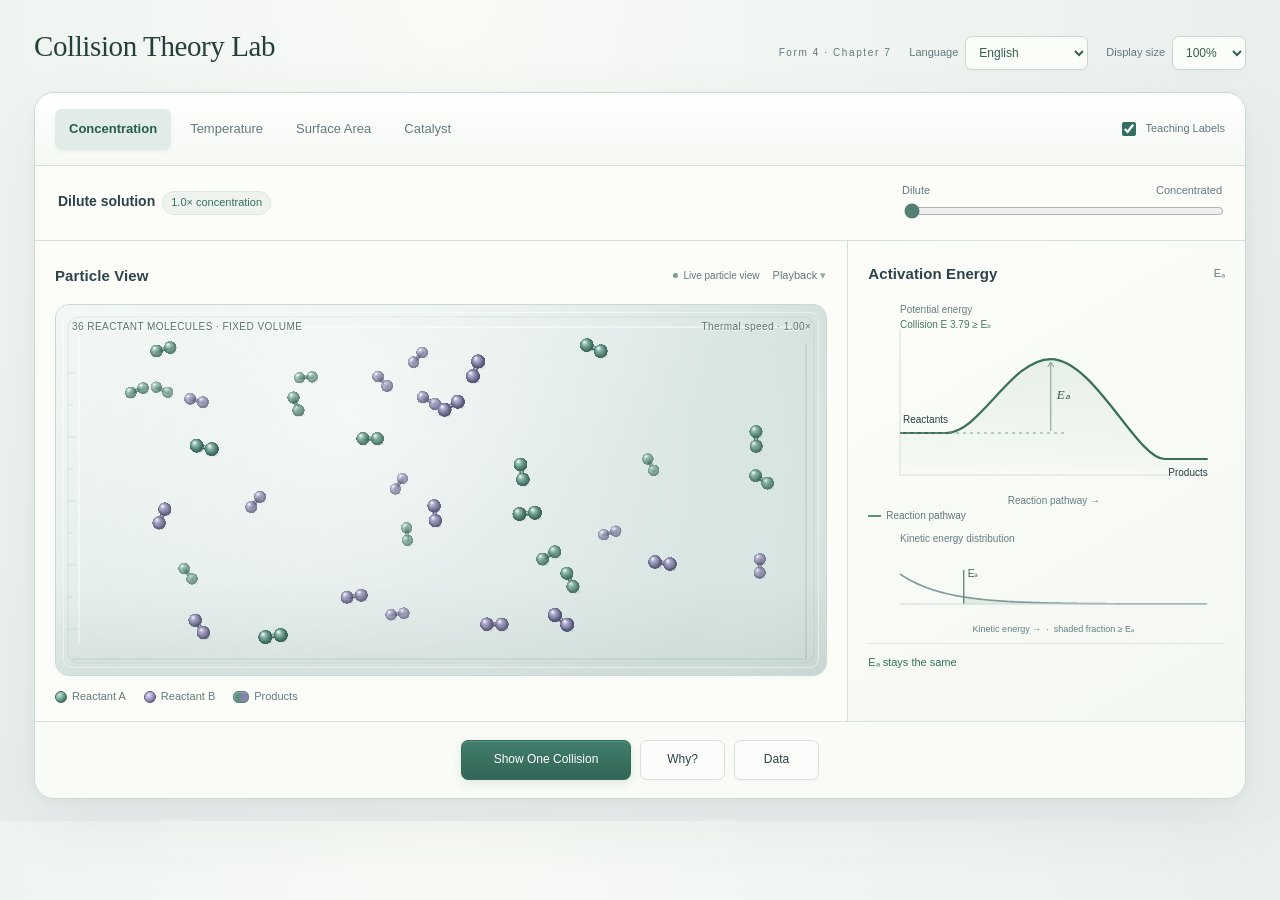
<file: src/legacy-lab.html>
<!doctype html>
<html lang="en">
<head>
  <meta charset="utf-8">
  <meta name="viewport" content="width=device-width, initial-scale=1">
  <meta name="theme-color" content="#e9eeed">
  <title>Collision Theory Lab · Form 4 Chemistry</title>
  <style>
    *{box-sizing:border-box}body{margin:0;background:radial-gradient(ellipse at 35% 0%,#f7faf5,#e9eeed 75%);color:#293c43;font-family:Inter,"Segoe UI",sans-serif}
    main{max-width:1450px;margin:auto;padding:30px 34px 22px}
    @media(max-width:650px){main{padding:14px 10px}}
  </style>

</head>
<body><main><collision-theory-lab></collision-theory-lab></main><script>
/* Collision Theory Lab. Dependency-free, embeddable custom element. */
(function (global) {
  'use strict';
  const TAU = Math.PI * 2, W = 760, H = 400, BASE = 52;
  const clamp = (v, a, b) => Math.max(a, Math.min(b, v));
  const lerp = (a, b, t) => a + (b - a) * t;
  const ease = t => { t = clamp(t, 0, 1); return t * t * (3 - 2 * t); };
  const COLORS = { ink:'#2d4249',muted:'#687e83',teal:'#628f88',lightTeal:'#bad4c9',blue:'#839ba9',lightBlue:'#d1e0e5',clay:'#ba9382',line:'#cbd8d8',white:'#fbfcf9',pale:'#eef4f1',sand:'#c2a77d' };
  // Atom colours persist through bond rearrangement; neutral tones mark bonds/contact.
  const PARTICLE_PALETTES = [
    {highlight:'#d7e9df',light:'#9ac3b4',body:'#5f9185',edge:'#3b665a'},
    {highlight:'#e2dff0',light:'#b5afd0',body:'#8585a9',edge:'#555574'},
    {highlight:'#ded9d0',light:'#aaa297',body:'#766e64',edge:'#4e4943'}
  ];
  const rgb = hex => [1,3,5].map(i=>parseInt(hex.slice(i,i+2),16));
  const colourAlpha = (hex,alpha) => `rgba(${rgb(hex).join(',')},${alpha})`;
  const FACTORS = {
    concentration:{title:'Concentration',low:'Dilute',high:'Concentrated',control:'Reactant concentration',fixed:'Same volume · same temperature',steps:['More particles in the same volume','More collisions each second','More effective collisions','Faster reaction'],base:['Fewer particles in the same volume','Fewer collisions each second','Fewer effective collisions','Slower reaction']},
    temperature:{title:'Temperature',low:'Cooler',high:'Hotter',control:'Temperature',fixed:'Same particle number · same Eₐ',steps:['Particles move faster','More collisions have energy ≥ Eₐ','More effective collisions','Faster reaction'],base:['Particles move more slowly','Fewer collisions have energy ≥ Eₐ','Fewer effective collisions','Slower reaction']},
    surface:{title:'Surface Area',low:'One large piece',high:'Small pieces',control:'Solid fragmentation',fixed:'Same solid volume · same temperature',steps:['Same solid split into smaller pieces','More exposed collision sites','More effective collisions','Faster reaction'],base:['One large piece of solid','Fewer exposed collision sites','Fewer effective collisions','Slower reaction']},
    catalyst:{title:'Catalyst',low:'Without catalyst',high:'With catalyst',control:'Catalyst',fixed:'Same particles · same thermal speed',steps:['An alternative reaction pathway','Lower activation energy, Eₐ','More collisions become effective','Faster reaction'],base:['Original reaction pathway','Higher activation energy, Eₐ','Fewer collisions become effective','Slower reaction']}
  };
  class CollisionModel {
    constructor(seed=7124) {this.seed=seed;this.factor='concentration';this.level=0;this.configure(this.factor,this.level);}
    random(){this.seed=(1664525*this.seed+1013904223)>>>0;return (this.seed+1)/4294967297;}
    normal(){return Math.sqrt(-2*Math.log(this.random()))*Math.cos(TAU*this.random());}
    configure(factor,level){
      if(!FACTORS[factor])throw new RangeError('Unknown factor: '+factor);
      this.factor=factor;this.level=clamp(Number(level)||0,0,1);this.seed=7124;
      if(factor==='surface')this.level=Math.round(this.level*2)/2;
      if(factor==='catalyst')this.level=this.level>=.5?1:0;
      this.temperature=factor==='temperature'?1+1.6*this.level:1;
      this.ea=factor==='catalyst'&&this.level>=.5?.58:1.45;
      this.n=factor==='surface'?1+Math.round(this.level*2):1;
      this.count=factor==='concentration'?36+2*Math.round(this.level*18):36;
      this.particles=[];this.effects=[];this.events=[];this.time=0;this.collisions=0;this.effective=0;this.series=[{time:0,products:0}];this.sampleAt=0;this.solids=[];
      if(factor==='surface'){
        const side=96/this.n, count=this.n**3, cols=this.n===1?1:this.n===2?4:9, rows=Math.ceil(count/cols), gap=32;
        for(let i=0;i<count;i++) this.solids.push({x:W/2-(cols*side+(cols-1)*gap)/2+(i%cols)*(side+gap),y:H/2-(rows*side+(rows-1)*gap)/2+Math.floor(i/cols)*(side+gap),side});
      }
      // Fixed quantiles retain the same speed distribution as concentration changes.
      for(let i=0;i<this.count;i++){
        const energy=-Math.log(1-((i%18)+.5)/18), a=this.random()*TAU, speed=BASE*Math.sqrt(2*energy*this.temperature);
        let p={x:0,y:0,vx:Math.cos(a)*speed,vy:Math.sin(a)*speed,angle:this.random()*TAU,spin:(this.random()-.5)*1.5,type:factor==='surface'?0:i%2,cooldown:0};
        this.place(p);this.particles.push(p);
      }
    }
    place(p){
      for(let tries=0;tries<500;tries++){
        p.x=24+this.random()*(W-48);p.y=52+this.random()*(H-80);
        if(!this.solids.some(s=>p.x>s.x-18&&p.x<s.x+s.side+18&&p.y>s.y-18&&p.y<s.y+s.side+18)&&!this.particles.some(q=>q!==p&&Math.hypot(q.x-p.x,q.y-p.y)<25))return;
      }
    }
    static qualifies(energy,ea,orientation){return energy>=ea&&orientation;}
    record(x,y,energy,orientation,angles,success){
      this.collisions++;if(success)this.effective++;
      const e={time:this.time,x,y,energy,ea:this.ea,orientation,effective:success,angles,age:0};
      this.effects.push(e);this.events.push(e);return e;
    }
    step(dt){
      this.time+=dt;this.events=[];
      for(const e of this.effects)e.age+=dt;
      this.effects=this.effects.filter(e=>e.age<(e.effective?1.15:.48));
      for(const p of this.particles){
        p.cooldown=Math.max(0,p.cooldown-dt);p.x+=p.vx*dt;p.y+=p.vy*dt;p.angle+=p.spin*dt;
        if(p.x<15){p.x=15;p.vx=Math.abs(p.vx);}if(p.x>W-15){p.x=W-15;p.vx=-Math.abs(p.vx);}
        if(p.y<42){p.y=42;p.vy=Math.abs(p.vy);}if(p.y>H-16){p.y=H-16;p.vy=-Math.abs(p.vy);}
        for(const s of this.solids){
          const qx=clamp(p.x,s.x,s.x+s.side),qy=clamp(p.y,s.y,s.y+s.side),dx=p.x-qx,dy=p.y-qy,d=Math.hypot(dx,dy);
          if(d<12){
            let nx=d?dx/d:0,ny=d?dy/d:-1;p.x=qx+nx*12.5;p.y=qy+ny*12.5;
            const vn=p.vx*nx+p.vy*ny;
            if(vn<0){
              const energy=(p.vx*p.vx+p.vy*p.vy)/(2*BASE*BASE),orientation=Math.abs(Math.cos(p.angle)*nx+Math.sin(p.angle)*ny)<.65;
              const success=p.cooldown<=0&&CollisionModel.qualifies(energy,this.ea,orientation);
              if(p.cooldown<=0)this.record(qx,qy,energy,orientation,[p.angle],success);
              p.vx-=2*vn*nx;p.vy-=2*vn*ny;p.cooldown=.2;
              if(success){this.place(p);p.cooldown=.8;}
            }
          }
        }
      }
      for(let i=0;i<this.particles.length;i++)for(let j=i+1;j<this.particles.length;j++){
        const a=this.particles[i],b=this.particles[j],dx=b.x-a.x,dy=b.y-a.y,d=Math.hypot(dx,dy);
        if(d>=23||d<.001)continue;
        const nx=dx/d,ny=dy/d,rvx=a.vx-b.vx,rvy=a.vy-b.vy,dot=rvx*nx+rvy*ny;
        const overlap=(23-d)/2;a.x-=nx*overlap;a.y-=ny*overlap;b.x+=nx*overlap;b.y+=ny*overlap;
        if(dot<=0)continue;
        const energy=(rvx*rvx+rvy*rvy)/(4*BASE*BASE);
        const orientation=Math.abs(Math.sin(a.angle-b.angle))<.6&&Math.abs(Math.cos(a.angle)*nx+Math.sin(a.angle)*ny)<.82;
        const relevant=this.factor!=='surface'&&a.type!==b.type&&a.cooldown<=0&&b.cooldown<=0;
        const success=relevant&&CollisionModel.qualifies(energy,this.ea,orientation);
        if(relevant)this.record((a.x+b.x)/2,(a.y+b.y)/2,energy,orientation,[a.angle,b.angle],success);
        a.vx-=dot*nx;a.vy-=dot*ny;b.vx+=dot*nx;b.vy+=dot*ny;
        if(success){this.place(a);this.place(b);a.cooldown=.75;b.cooldown=.75;}
      }
      if(this.time>=this.sampleAt){this.series.push({time:this.time,products:this.effective*2});this.sampleAt=this.time+.5;if(this.series.length>121)this.series.shift();}
      return this.events;
    }
    snapshot(){return {factor:this.factor,level:this.level,particleCount:this.count,temperatureRelative:this.temperature,activationEnergy:this.ea,solidPieces:this.factor==='surface'?this.n**3:0,exposedAreaRelative:this.n,time:this.time,collisions:this.collisions,effectiveCollisions:this.effective,products:this.effective*2,series:this.series.map(p=>({...p}))};}
  }
  if(typeof module!=='undefined'&&module.exports)module.exports={CollisionModel,FACTORS};
  global.CollisionTheoryModel=CollisionModel;
  if(!global.customElements)return;

  const style=`
:host{display:block;--ink:#2d4249;--muted:#63797e;--teal:#426f68;--edge:#d6e0dd;--panel:#fbfcf9;--soft:#eef3f0;color:var(--ink);font:14px/1.45 Inter,'Segoe UI',sans-serif;color-scheme:light}
*{box-sizing:border-box}button,input,summary{font:inherit}button,summary{cursor:pointer}button{min-height:40px;transition:background .15s}button:focus-visible,input:focus-visible,summary:focus-visible{outline:3px solid #799d98;outline-offset:3px}[hidden]{display:none!important}h1,h2,h3,p{margin:0}h1{font:500 25px Georgia,serif;letter-spacing:-.4px}h2{font-size:15px;font-weight:600}h3{font-size:13px;font-weight:600}.muted,.tiny{color:var(--muted)}.tiny{font-size:11px}.heading{display:flex;align-items:baseline;justify-content:space-between;margin:0 0 17px;gap:12px}.eyebrow{font-size:10px;letter-spacing:1px;color:var(--muted)}
.workspace{border:1px solid #dce4e0;border-radius:18px;background:var(--panel);box-shadow:0 12px 32px #5267630b;overflow:hidden}.controls{display:flex;align-items:center;justify-content:space-between;gap:16px;padding:13px 20px;border-bottom:1px solid var(--edge)}.factors{display:flex;gap:5px;flex-wrap:wrap}.factor{border:0;background:transparent;padding:8px 14px;border-radius:7px;color:var(--muted);font-size:13px}.factor[aria-pressed=true]{background:#dce9e4;color:#2d5b52;font-weight:600}.label-switch{display:flex;align-items:center;gap:6px;font-size:11px;white-space:nowrap;color:var(--muted)}.label-switch input{accent-color:var(--teal);width:14px;height:14px}
.condition{display:grid;grid-template-columns:minmax(160px,1fr) minmax(200px,320px);align-items:center;gap:20px;padding:13px 23px;border-bottom:1px solid var(--edge)}.condition-top{display:flex;gap:7px;align-items:baseline;flex-wrap:wrap}.condition h2{font-size:13px;font-weight:500}.badge{font-size:11px;color:var(--teal)}.adjust{min-width:0}.range-labels{display:flex;justify-content:space-between;gap:12px;font-size:11px;color:var(--muted)}input[type=range]{width:100%;accent-color:#557f75;cursor:pointer;height:20px;display:block}.toggle{display:flex;padding:3px;background:#edf2ef;border-radius:7px}.toggle button{flex:1;min-height:32px;border:0;background:transparent;border-radius:5px;font-size:12px;padding:5px}.toggle button[aria-pressed=true]{background:var(--panel);color:var(--teal);box-shadow:0 2px 4px #294c3810}
.layout{display:grid;grid-template-columns:minmax(0,2.05fr) minmax(260px,1fr)}.left{min-width:0;padding:19px 20px 16px;border-right:1px solid var(--edge)}.right{min-width:0;padding:19px 20px 16px}.panel-head{display:flex;align-items:center;justify-content:space-between;gap:10px;margin-bottom:13px}.panel-head .muted{font-size:11px}.particle-tools{display:flex;align-items:center;gap:12px}.live{font-size:10px;color:var(--muted)}.playback{position:relative}.playback>summary{font-size:11px;color:var(--muted);list-style:none;padding:5px 1px;min-height:26px}.playback>summary::-webkit-details-marker{display:none}.playback>summary:after{content:' ▾';color:#93a6a0}.playback-popover{position:absolute;z-index:5;top:100%;right:0;display:flex;flex-direction:column;gap:6px;min-width:160px;padding:10px;background:#fbfcf9;border:1px solid var(--edge);border-radius:9px;box-shadow:0 8px 24px #284d361a}.btn{border:1px solid #d8e1dd;background:#fbfcf9;color:var(--ink);padding:8px 15px;border-radius:7px;font-size:12px}.btn:hover{background:#edf3ef}.btn[aria-pressed=true],.btn[aria-expanded=true]{background:#e0ebe5;color:#2f6555;border-color:#b2c9c0}.btn.primary{background:#426f68;border-color:#426f68;color:#fff}.btn.primary:hover{background:#355d57}.playback-popover .btn{text-align:left;min-height:35px;font-size:11px;padding:6px 10px}
.vessel{position:relative;overflow:hidden;background:linear-gradient(160deg,#eef4f3,#e2ebeb);border:1px solid #d9e3e3;border-radius:12px}.vessel:after{content:'';position:absolute;inset:10px;border:1px solid #fdfefb6b;border-radius:8px;pointer-events:none}.particle-canvas{display:block;width:100%;height:clamp(245px,28vw,320px);min-height:0}.vessel-label{position:absolute;top:15px;left:16px;font-size:10px;color:#687e83;pointer-events:none}.speed-label{position:absolute;right:15px;top:15px;font-size:10px;color:#687e83}.legend{display:flex;align-items:center;gap:14px;flex-wrap:wrap;font-size:11px;color:var(--muted);margin-top:10px}.key{display:inline-flex;align-items:center;gap:5px}.swatch{width:10px;height:10px;border-radius:50%;background:${PARTICLE_PALETTES[0].body};border:1px solid ${PARTICLE_PALETTES[0].edge};box-shadow:inset 1px 1px 1px ${PARTICLE_PALETTES[0].light}}.swatch.b{background:${PARTICLE_PALETTES[1].body};border-color:${PARTICLE_PALETTES[1].edge};box-shadow:inset 1px 1px 1px ${PARTICLE_PALETTES[1].light}}.swatch.product{width:16px;border-radius:5px;background:linear-gradient(90deg,${PARTICLE_PALETTES[0].body} 50%,${PARTICLE_PALETTES[1].body} 50%);border-color:#687e83;box-shadow:inset 1px 1px 1px #ffffff40}
.energy-canvas{width:100%;height:188px;display:block}.energy-spread{width:100%;height:78px;display:block;margin:7px 0 9px}.energy-legend{display:flex;justify-content:space-between;gap:8px;font-size:10px;color:var(--muted)}.path-key:before{content:'';display:inline-block;width:13px;border-top:2px solid #648d83;margin-right:5px;vertical-align:middle}.path-key.original:before{border-top:2px dashed #9aacae}.energy-note{font-size:11px;color:var(--teal);padding:7px 0 0}
.actions{display:flex;justify-content:center;gap:9px;padding:17px 20px;border-top:1px solid var(--edge)}.actions .primary{min-width:170px}.actions .btn:not(.primary){min-width:85px}.disclosure{border-top:1px solid var(--edge);padding:20px 23px;background:#f5f8f3}.chain ol{list-style:none;margin:17px 0 0;padding:0;display:grid;grid-template-columns:repeat(4,minmax(0,1fr));gap:23px}.chain li{display:flex;align-items:flex-start;gap:8px;position:relative;font-size:13px;min-height:36px}.chain li:not(:last-child):after{content:'→';position:absolute;right:-18px;top:0;color:#8ea99c}.chain-dot{width:11px;height:11px;flex:none;align-self:flex-start;margin-top:4px;border-radius:50%;border:1px solid #a2bbb2;background:#edf3ee}.chain li:last-child{color:#365f54;font-weight:600}.chain li:last-child .chain-dot{background:#648d81;border-color:#648d81}.workflow{display:flex;gap:7px;font-size:11px;color:var(--muted);margin-top:16px;flex-wrap:wrap}.workflow b{font-weight:500}.mode-note{font-size:11px;color:var(--muted);margin-top:9px}.sample-note{font-size:11px;color:var(--muted);margin-top:14px}
.bottom{display:grid;grid-template-columns:minmax(0,1fr) minmax(0,1fr);gap:25px}.meter-heading{display:flex;align-items:baseline;gap:7px;flex-wrap:wrap}.meter-heading span{font-size:11px;color:var(--muted)}.meters{margin:15px 0 10px;display:grid;gap:12px}.meter-row{display:grid;grid-template-columns:110px minmax(40px,1fr) 32px;gap:10px;align-items:center;font-size:11px}.meter-track{height:7px;background:#e1e9e5;border-radius:5px;overflow:hidden}.meter-fill{height:100%;background:#92a9b1;width:0;transition:width .2s;border-radius:5px}.meter-fill.effective{background:#648d81}.meter-value{text-align:right;font-variant-numeric:tabular-nums}.rate-box{min-width:0}.rate-head{display:flex;justify-content:space-between;gap:10px;align-items:center}.rate-head span{font-size:10px;color:var(--muted)}.rate-canvas{display:block;width:100%;height:112px}.experiment{display:flex;align-items:center;gap:14px;margin-top:16px;padding-top:13px;border-top:1px solid var(--edge)}.experiment canvas{width:64px;height:68px;background:#edf3ed;border-radius:8px;flex:none}.experiment h3{font-size:12px;font-weight:500}.experiment .observation{font:500 16px Georgia,serif;color:#456b63;margin-top:3px}.experiment small{font-size:10px;color:var(--muted)}.footer{display:flex;justify-content:space-between;gap:10px;margin-top:12px;color:#778986;font-size:10px;flex-wrap:wrap}
.vessel:has(.replay:not([hidden])){min-height:315px}.vessel>.replay{position:absolute;inset:0;z-index:2;display:flex;flex-direction:column;background:#f1f6ef}.replay-top{padding:12px 13px 0;display:flex;align-items:center;justify-content:space-between;gap:10px}.replay-top h3{font-size:12px}.replay-top button{min-height:30px;padding:4px 7px;border:1px solid #d4dfd5;border-radius:5px;background:#fbfcf9;color:#456b58;font-size:11px}.replay-options{display:flex;gap:5px;flex-wrap:wrap;padding:8px 13px}.replay-options button{font-size:11px;min-height:29px;padding:4px 8px;background:transparent;border:1px solid #d2ded6;border-radius:5px;color:var(--muted)}.replay-options button[aria-pressed=true]{color:#355e50;background:#e0ecdf;border-color:#a5bea9}.replay canvas{display:block;width:100%;flex:1;height:0;min-height:115px}.checks{display:flex;justify-content:center;gap:8px;flex-wrap:wrap;margin:0 13px 8px}.check{font-size:11px;padding:4px 9px;background:#e8eee6;border-radius:5px;color:#6c7c70}.check.pass{color:#315e47;background:#dfebdc}.check.fail{color:#805543;background:#eee3db}.replay-stage{text-align:center;font-size:12px;color:#466958;margin-bottom:11px;min-height:18px}.no-labels .teaching{visibility:hidden}.sr{position:absolute;width:1px;height:1px;padding:0;margin:-1px;overflow:hidden;clip:rect(0,0,0,0);white-space:nowrap;border:0}
@media(max-width:850px){.layout{grid-template-columns:minmax(0,1.8fr) minmax(235px,1fr)}.left,.right{padding:16px 14px}.factor{padding:7px 10px}.live{display:none}.particle-canvas{min-height:235px}.controls{padding:12px 15px}.condition{padding:12px 17px}.chain ol{gap:20px}.chain li{font-size:12px}}
@media(max-width:650px){.layout{grid-template-columns:1fr}.left{border-right:0;border-bottom:1px solid var(--edge)}.right{display:block}.energy-canvas{height:173px}.energy-spread{height:76px}.particle-canvas{height:auto;min-height:0;aspect-ratio:1.7}.bottom{grid-template-columns:1fr;gap:21px}.condition{grid-template-columns:1fr;gap:10px}.controls{align-items:flex-start;gap:8px}.factors{display:grid;grid-template-columns:1fr 1fr}.label-switch{padding-top:9px}.chain ol{grid-template-columns:1fr;gap:14px}.chain li{min-height:24px}.chain li:not(:last-child):after{content:'↓';left:1px;right:auto;top:22px}.heading h1{font-size:23px}.heading .eyebrow{font-size:9px}.actions{padding:14px 12px;gap:7px}.actions .primary{min-width:0;flex:1}.actions .btn:not(.primary){min-width:55px}.btn{padding:8px 10px;font-size:11px}.vessel-label,.speed-label{font-size:9px}.speed-label{right:10px}.vessel-label{left:10px}.disclosure{padding:18px 16px}}
@media(prefers-reduced-motion:reduce){*{transition:none!important}}

/* Presentation-only refinement: existing layout, controls and semantic structure. */
.heading{flex-wrap:wrap}.header-meta{display:flex;align-items:center;justify-content:flex-end;gap:18px;flex-wrap:wrap}.language-picker{display:flex;align-items:center;gap:7px;font-size:11px;color:var(--muted)}.language-picker select{font:inherit;font-size:12px;min-height:34px;max-width:160px;padding:5px 9px;border:1px solid #c8d9cf;border-radius:7px;background:#fbfdf9;color:#355f50;cursor:pointer;box-shadow:0 2px 4px #35543d07}.language-picker select:focus-visible{outline:3px solid #799d98;outline-offset:3px}
.workspace{container-type:inline-size;container-name:workspace}.large-display .header-meta{width:100%;justify-content:flex-start;gap:12px}.size-picker select{min-width:74px}.heading h1{overflow-wrap:anywhere}.large-display .heading .eyebrow{white-space:normal}
:host{--teal:#326f61;--panel:#fcfdf9;--soft:#edf3ef;font-size:14px}
.heading{margin-bottom:22px}.heading h1{font-size:29px;color:#253f3d}.eyebrow{letter-spacing:1.6px}
.workspace{border-color:#cbdad3;box-shadow:0 24px 65px #344e4212,0 3px 8px #344e4208;border-radius:20px}
.controls{background:linear-gradient(180deg,#ffffff,#f5f8f3);padding-top:15px;padding-bottom:15px}
.factor{transition:background .2s,color .2s,box-shadow .2s,transform .15s;min-height:42px}
.factor:hover{background:#eaf1eb;color:#365f55}.factor[aria-pressed=true]{background:#e0ece5;box-shadow:inset 0 1px #ffffff,0 2px 4px #3554470d;color:#255d4e}
button:active{transform:translateY(1px)}.btn{transition:background .2s,border-color .2s,box-shadow .2s,transform .15s;box-shadow:0 2px 3px #304e3a06}
.btn:hover{border-color:#a4bfb0;box-shadow:0 4px 10px #304e3a0b}.btn.primary{background:linear-gradient(180deg,#427e6e,#326555);border-color:#346b5b;box-shadow:inset 0 1px #ffffff25,0 3px 8px #365e4420}
.btn.primary:hover{background:linear-gradient(180deg,#3b7465,#295b4d)}
.condition{padding-top:17px;padding-bottom:17px}.condition h2{font-size:14px;font-weight:600}.badge{padding:3px 8px;background:#eef4ed;border:1px solid #dce8dc;border-radius:20px;font-variant-numeric:tabular-nums}
.left,.right{padding-top:22px}.right{background:linear-gradient(150deg,#fcfdf9,#f3f7f2)}.panel-head{margin-bottom:15px}.panel-head h2{font-size:15px;letter-spacing:.1px}
.live{display:inline-flex;align-items:center;gap:5px}.live:before{content:'';width:5px;height:5px;background:#7b9d8b;border-radius:50%}
.vessel{background:#e8efed;box-shadow:inset 0 2px 7px #526d6512,0 2px 5px #40584c08;border-color:#c9d8d5;border-radius:14px}
.vessel:after{inset:7px;border-color:#ffffff75;border-radius:9px}.particle-canvas{height:clamp(290px,31vw,370px)}
.vessel-label,.speed-label{font-size:10px;letter-spacing:.45px;color:#587470;text-shadow:0 1px #ffffff}
.legend{gap:18px;margin-top:13px}.swatch{width:12px;height:12px;background:radial-gradient(circle at 30% 25%,#d4eee2,#4a8a72 65%,#244d40)}.swatch.b{background:radial-gradient(circle at 30% 25%,#f1eaff,#9486b8 60%,#51466d)}
.energy-canvas{height:207px}.energy-spread{height:103px}.energy-note{border-top:1px solid #e1e9df;padding-top:10px;margin-top:7px;line-height:1.5}
.energy-legend{flex-wrap:wrap;line-height:1.7}.actions{padding-top:18px;padding-bottom:18px;background:#f9fbf6}.disclosure{background:linear-gradient(135deg,#f6f9f3,#eef4ed)}
.rate-canvas{height:130px}.meter-track{box-shadow:inset 0 1px 2px #526b5412}.experiment canvas{width:76px;height:80px;background:linear-gradient(150deg,#f9fcf6,#e3ece4);border:1px solid #dae5d9}
.vessel:has(.replay:not([hidden])){min-height:410px}.vessel>.replay{background:linear-gradient(145deg,#f5f8f1,#e8efea)}.replay-top{padding:14px 16px 3px}.replay-top h3{font-size:13px;font-weight:600}
.replay-options{padding:9px 16px;gap:7px}.replay-options button{min-height:34px;border-radius:7px;transition:background .2s,border-color .2s}.replay-options button:hover{background:#edf3e9;border-color:#a1bbaa}.replay-options button[aria-pressed=true]{background:#dfece1;border-color:#9ebda8;box-shadow:inset 0 1px #ffffff90}
.replay canvas{min-height:210px}.checks{margin-bottom:10px;gap:10px}.check{border:1px solid #dbe4d7;border-radius:18px;padding:5px 11px;font-variant-numeric:tabular-nums}.check.pass{border-color:#b9d3bb}.check.fail{border-color:#d9beb0}.replay-stage{margin-bottom:14px;font-weight:500}
@media(max-width:850px){.left,.right{padding:18px 14px}.energy-legend{font-size:9px}.particle-canvas{height:310px}.live{display:none}}
@media(max-width:650px){.heading h1{font-size:25px}.heading{align-items:center;margin-bottom:16px}.eyebrow{font-size:8px;letter-spacing:.7px}.controls{padding:12px}.factor{font-size:12px;padding:8px 10px}.condition{padding:14px 16px}.layout{grid-template-columns:1fr}.particle-canvas{height:auto;aspect-ratio:1.5}.energy-canvas{height:206px}.energy-spread{height:103px}.energy-legend{font-size:10px}.vessel-label,.speed-label{font-size:8px;letter-spacing:0}.vessel:has(.replay:not([hidden])){min-height:430px}.replay-top{padding:12px 10px 2px}.replay-top h3{font-size:11px}.replay-top button{font-size:10px}.replay-options{padding:8px 10px;gap:4px}.replay-options button{font-size:10px;padding:5px 6px}.check{font-size:10px}.replay-stage{font-size:11px}.replay canvas{min-height:210px}.badge{font-size:10px}}
@media(max-width:650px){.controls{display:grid;grid-template-columns:1fr}.factors{width:100%;gap:5px}.label-switch{padding-top:2px;justify-self:end;white-space:normal}.heading .eyebrow{white-space:nowrap}.heading h1{font-size:23px}.header-meta{width:100%;justify-content:space-between;gap:7px}.language-picker>span{display:none}.vessel:has(.replay:not([hidden])){min-height:440px}}
@media(prefers-reduced-motion:reduce){*{transition:none!important}button:active{transform:none}}
@container workspace (max-width:900px){.layout{grid-template-columns:1fr}.left{border-right:0;border-bottom:1px solid var(--edge)}.particle-canvas{height:370px}.right{padding:20px}.live{display:none}.energy-canvas{height:207px}.energy-spread{height:103px}}
@container workspace (max-width:650px){.controls{display:grid;grid-template-columns:1fr}.factors{display:grid;grid-template-columns:repeat(2,minmax(0,1fr));width:100%}.label-switch{justify-self:end;white-space:normal}.condition{grid-template-columns:1fr;gap:10px}.bottom{grid-template-columns:1fr}.chain ol{grid-template-columns:1fr;gap:14px}.chain li{min-height:24px}.chain li:not(:last-child):after{content:'↓';left:1px;right:auto;top:22px}.particle-canvas{height:auto;aspect-ratio:1.5}.vessel:has(.replay:not([hidden])){min-height:440px}.replay-options{flex-wrap:wrap}.replay-top{flex-wrap:wrap}.actions{flex-wrap:wrap}.actions .primary{min-width:0;flex-basis:100%}.actions .btn{min-width:0}.energy-legend{flex-wrap:wrap}.meters{gap:12px}.meter-row{grid-template-columns:minmax(0,1fr) minmax(25px,.8fr) 25px}.rate-head{flex-wrap:wrap}}
@container workspace (max-width:380px){.factors{grid-template-columns:1fr}.controls,.condition,.left,.right,.disclosure{padding-left:10px;padding-right:10px}.vessel-label,.speed-label{position:static;display:block;padding:3px 8px;overflow-wrap:anywhere}.legend{gap:8px}.replay-stage{padding:0 6px}.replay-options button{width:100%}.checks{margin-left:5px;margin-right:5px;gap:5px}.check{padding:4px 7px}.vessel:has(.replay:not([hidden])){min-height:490px}.experiment{flex-wrap:wrap}.heading{gap:9px}.panel-head{flex-wrap:wrap}}
.size-picker>span{display:inline}

  `;

  const MALAY = {"Collision Theory Lab": "Makmal Teori Perlanggaran", "Collision Theory Lab · Form 4 Chemistry": "Makmal Teori Perlanggaran · Kimia Tingkatan 4", "Form 4 · Chapter 7": "Tingkatan 4 · Bab 7", "Language": "Bahasa", "Display size": "Saiz paparan", "Concentration": "Kepekatan", "Temperature": "Suhu", "Surface Area": "Luas Permukaan", "Catalyst": "Mangkin", "Dilute": "Cair", "Concentrated": "Pekat", "Reactant concentration": "Kepekatan bahan tindak balas", "Same volume · same temperature": "Isipadu sama · suhu sama", "More particles in the same volume": "Lebih banyak zarah dalam isipadu yang sama", "More collisions each second": "Lebih banyak perlanggaran setiap saat", "More effective collisions": "Lebih banyak perlanggaran berkesan", "Faster reaction": "Tindak balas lebih cepat", "Fewer particles in the same volume": "Lebih sedikit zarah dalam isipadu yang sama", "Fewer collisions each second": "Lebih sedikit perlanggaran setiap saat", "Fewer effective collisions": "Lebih sedikit perlanggaran berkesan", "Slower reaction": "Tindak balas lebih perlahan", "Cooler": "Lebih sejuk", "Hotter": "Lebih panas", "Same particle number · same Eₐ": "Bilangan zarah sama · Eₐ sama", "Particles move faster": "Zarah bergerak lebih laju", "More collisions have energy ≥ Eₐ": "Lebih banyak perlanggaran mempunyai tenaga ≥ Eₐ", "Particles move more slowly": "Zarah bergerak lebih perlahan", "Fewer collisions have energy ≥ Eₐ": "Lebih sedikit perlanggaran mempunyai tenaga ≥ Eₐ", "One large piece": "Satu ketulan besar", "Small pieces": "Ketulan kecil", "Solid fragmentation": "Pemecahan pepejal", "Same solid volume · same temperature": "Isipadu pepejal sama · suhu sama", "Same solid split into smaller pieces": "Pepejal yang sama dipecahkan menjadi ketulan lebih kecil", "More exposed collision sites": "Lebih banyak tapak perlanggaran terdedah", "One large piece of solid": "Satu ketulan pepejal yang besar", "Fewer exposed collision sites": "Lebih sedikit tapak perlanggaran terdedah", "Without catalyst": "Tanpa mangkin", "With catalyst": "Dengan mangkin", "Same particles · same thermal speed": "Zarah sama · kelajuan terma sama", "An alternative reaction pathway": "Laluan tindak balas alternatif", "Lower activation energy, Eₐ": "Tenaga pengaktifan lebih rendah, Eₐ", "More collisions become effective": "Lebih banyak perlanggaran menjadi berkesan", "Original reaction pathway": "Laluan tindak balas asal", "Higher activation energy, Eₐ": "Tenaga pengaktifan lebih tinggi, Eₐ", "Fewer collisions become effective": "Lebih sedikit perlanggaran menjadi berkesan", "Teaching Labels": "Label Pengajaran", "Dilute solution": "Larutan cair", "More particles, same space": "Lebih banyak zarah, ruang sama", "Warmer particles, more energy": "Zarah lebih panas, tenaga lebih tinggi", "Cooler particles": "Zarah lebih sejuk", "Smaller pieces, more exposed sites": "Ketulan lebih kecil, lebih banyak tapak terdedah", "A lower energy pathway": "Laluan dengan tenaga lebih rendah", "The original energy pathway": "Laluan tenaga asal", "Catalyst present": "Mangkin hadir", "Catalyst absent": "Mangkin tiada", "Particle View": "Paparan Zarah", "Live particle view": "Paparan zarah langsung", "Playback": "Kawalan Main", "Ⅱ Pause": "Ⅱ Jeda", "▷ Play": "▷ Main", "Slow Motion": "Gerak Perlahan", "Slow Motion · ¼×": "Gerak Perlahan · ¼×", "Slow motion": "Gerak perlahan", "Paused": "Dijeda", "↺ Reset": "↺ Tetap Semula", "Pause animation": "Jeda animasi", "Play animation": "Mainkan animasi", "SAME VOLUME": "ISIPADU SAMA", "EXPOSED SOLID SURFACES": "PERMUKAAN PEPEJAL TERDEDAH", "Reactant A": "Reaktan A", "Reactant B": "Reaktan B", "Products": "Hasil", "Reactants": "Reaktan", "One collision, up close": "Satu perlanggaran dari dekat", "Back to Particle View": "Kembali ke Paparan Zarah", "Wrong Orientation": "Orientasi Salah", "Too Little Energy": "Tenaga Tidak Mencukupi", "Effective Collision": "Perlanggaran Berkesan", "Correct orientation": "Orientasi betul", "Energy ≥ Eₐ": "Tenaga ≥ Eₐ", "× Energy < Eₐ": "× Tenaga < Eₐ", "✓ Energy ≥ Eₐ": "✓ Tenaga ≥ Eₐ", "× Wrong orientation": "× Orientasi salah", "✓ Correct orientation": "✓ Orientasi betul", "Particles approach": "Zarah menghampiri satu sama lain", "Contact · slow down and observe": "Sentuhan · perhatikan dengan teliti", "Compare energy and reactive faces": "Bandingkan tenaga dan orientasi reaktan", "Old bonds weaken · new bonds form": "Ikatan lama melemah · ikatan baharu terbentuk", "Two products separate": "Dua molekul hasil berpisah", "Energy below Eₐ → reactants separate unchanged": "Tenaga di bawah Eₐ → reaktan berpisah tanpa perubahan", "Wrong orientation → reactants separate unchanged": "Orientasi salah → reaktan berpisah tanpa perubahan", "Collision close-up": "Perlanggaran dari dekat", "Activation Energy": "Tenaga Pengaktifan", "Reaction pathway": "Laluan tindak balas", "With catalyst · available pathway": "Dengan mangkin · laluan alternatif", "Eₐ stays the same": "Eₐ kekal sama", "Lower Eₐ · same thermal speed": "Eₐ lebih rendah · kelajuan terma sama", "Add catalyst to lower Eₐ": "Tambah mangkin untuk merendahkan Eₐ", "More energy ≥ Eₐ · barrier unchanged": "Lebih banyak tenaga ≥ Eₐ · halangan kekal sama", "Lower kinetic energy · same barrier": "Tenaga kinetik lebih rendah · halangan sama", "Show One Collision": "Papar Satu Perlanggaran", "Why?": "Mengapa?", "The cause → effect": "Sebab → kesan", "Experiment": "Eksperimen", "Reaction Rate": "Kadar Tindak Balas", "Graph": "Graf", "Main sample held while the collision replays.": "Simulasi utama dijeda semasa perlanggaran dimainkan semula.", "A flash marks contact. Joined teal–violet pairs are products.": "Kilatan menandakan sentuhan. Pasangan hijau–ungu yang terikat ialah hasil tindak balas.", "Which collisions count?": "Perlanggaran manakah yang dikira?", "Last 10 simulation seconds": "10 saat simulasi terakhir", "Reactant collisions": "Perlanggaran reaktan", "Effective collisions": "Perlanggaran berkesan", "Only effective collisions make products.": "Hanya perlanggaran berkesan menghasilkan hasil tindak balas.", "Reaction rate": "Kadar tindak balas", "Live product trace": "Graf hasil secara langsung", "Steeper slope → more products each second": "Kecerunan lebih curam → lebih banyak hasil setiap saat", "At the experiment bench": "Di meja eksperimen", "A slower stream of bubbles": "Aliran gelembung lebih perlahan", "A faster stream of bubbles": "Aliran gelembung lebih cepat", "A gas-forming reaction · schematic": "Tindak balas menghasilkan gas · skema", "Same mass of solid · more exposed area": "Jisim pepejal sama · lebih luas permukaan terdedah", "Same temperature · an alternative pathway": "Suhu sama · laluan alternatif", "Continuous sample · reactants replenished": "Sampel berterusan · reaktan dibekalkan semula", "7.4 · Collision Theory": "7.4 · Teori Perlanggaran", "Qualitative model · illustrative particles & energies": "Model kualitatif · zarah dan tenaga sebagai ilustrasi", "Potential energy": "Tenaga keupayaan", "Reaction pathway →": "Laluan tindak balas →", "Kinetic energy distribution": "Taburan tenaga kinetik", "Kinetic energy →  ·  shaded fraction ≥ Eₐ": "Tenaga kinetik → · pecahan berlorek ≥ Eₐ", "Simulation time": "Masa simulasi", "Collision energy": "Tenaga perlanggaran", "Approaching": "Menghampiri", "Catalysed barrier": "Halangan bermangkin", "Activation barrier": "Halangan pengaktifan", "Same atoms · new bonds": "Atom sama · ikatan baharu", "Two AB products": "Dua molekul hasil AB", "Reactants remain unchanged": "Reaktan kekal tanpa perubahan", "Approach": "Hampiri", "Contact": "Sentuh", "Test": "Uji", "Reorganise": "Susun semula", "Separate": "Berpisah", "Rebound": "Melantun", "Collision theory interactive laboratory": "Makmal interaktif teori perlanggaran", "Select one factor": "Pilih satu faktor", "Collision example": "Contoh perlanggaran", "Learning sequence": "Urutan pembelajaran", "Moving reactant molecules; failed collisions bounce apart and effective collisions form products.": "Molekul reaktan bergerak; perlanggaran tidak berkesan menyebabkan reaktan melantun, manakala perlanggaran berkesan membentuk hasil tindak balas.", "Step-by-step collision showing approach, energy and orientation checks, and bond rearrangement.": "Perlanggaran langkah demi langkah menunjukkan zarah menghampiri, semakan tenaga dan orientasi, serta penyusunan semula ikatan.", "Exothermic energy profile showing activation energy measured from reactants to the peak.": "Profil tenaga eksotermik menunjukkan tenaga pengaktifan yang diukur dari aras tenaga reaktan ke puncak.", "Energy distribution: the shaded tail shows the fraction with sufficient energy. Temperature widens the spread; catalyst moves the threshold lower.": "Taburan tenaga: bahagian hujung berlorek menunjukkan pecahan zarah dengan tenaga mencukupi. Suhu meluaskan taburan; mangkin merendahkan ambang tenaga.", "Cumulative products against simulation time. A steeper slope means a faster reaction.": "Jumlah hasil melawan masa simulasi. Kecerunan lebih curam menunjukkan tindak balas lebih cepat.", "Schematic gas-forming experiment; bubble production follows successful particle collisions.": "Skema eksperimen yang menghasilkan gas; penghasilan gelembung mengikuti perlanggaran zarah yang berkesan."};

  class CollisionTheoryLab extends HTMLElement {
    initializeLocalization(){
      this.localizedNodes=new WeakMap();this.localizedAttributes=new WeakMap();
      let saved='en';try{saved=global.localStorage.getItem('collision-theory-lab-language')||'en';}catch(e){}
      const requested=this.getAttribute('language')||(this.getAttribute('lang')==='ms'?'ms':saved);
      this.language=requested==='ms'?'ms':'en';
      let savedScale=1;try{savedScale=Number(global.localStorage.getItem('collision-theory-lab-display-size'))||1;}catch(e){}
      this.displayScale=clamp(Math.round(savedScale*4)/4,1,2);this.applyDisplayScale();
    }
    t(text){
      if(this.language!=='ms'||typeof text!=='string')return text;
      const key=text.trim();if(Object.prototype.hasOwnProperty.call(MALAY,key))return text.replace(key,MALAY[key]);
      let match;
      if((match=key.match(/^([\d.]+)× concentration$/)))return match[1]+'× kepekatan';
      if((match=key.match(/^([\d.]+)× mean kinetic energy$/)))return match[1]+'× tenaga kinetik purata';
      if((match=key.match(/^(\d+) pieces? · (\d+)× surface area$/)))return match[1]+' ketulan · '+match[2]+'× luas permukaan';
      if((match=key.match(/^Thermal speed · ([\d.]+)×$/)))return 'Kelajuan terma · '+match[1]+'×';
      if((match=key.match(/^(\d+) REACTANT MOLECULES · FIXED VOLUME$/)))return match[1]+' MOLEKUL REAKTAN · ISIPADU TETAP';
      if((match=key.match(/^(\d+) products · ([\d.]+) s$/)))return match[1]+' hasil · '+match[2]+' s';
      if((match=key.match(/^Same solid volume · (\d+)× exposed area$/)))return 'Isipadu pepejal sama · '+match[1]+'× luas terdedah';
      if(key.startsWith('Collision E '))return key.replace('Collision E ','E perlanggaran ');
      if((match=key.match(/^(Concentration|Temperature|Surface Area|Catalyst): (.+)\. (.+)\.$/)))return this.t(match[1])+': '+this.t(match[2])+'. '+this.t(match[3])+'.';
      return text;
    }
    localizeUI(){
      const root=this.shadowRoot.querySelector('.lab');
      const walker=document.createTreeWalker(root,NodeFilter.SHOW_TEXT);
      let node;while((node=walker.nextNode())){
        const current=node.nodeValue,previous=this.localizedNodes.get(node);
        const source=previous&&current===previous.translated?previous.source:current;
        const translated=this.t(source);if(current!==translated)node.nodeValue=translated;
        this.localizedNodes.set(node,{source,translated});
      }
      for(const element of [root,...root.querySelectorAll('[aria-label],[aria-valuetext],[title]')]){
        let records=this.localizedAttributes.get(element);if(!records){records={};this.localizedAttributes.set(element,records);}
        for(const attribute of ['aria-label','aria-valuetext','title']){if(!element.hasAttribute(attribute))continue;
          const current=element.getAttribute(attribute),previous=records[attribute],source=previous&&current===previous.translated?previous.source:current,translated=this.t(source);
          if(current!==translated)element.setAttribute(attribute,translated);records[attribute]={source,translated};
        }
      }
      this.lang=this.language;this.$('language').value=this.language;
      if(document.title==='Collision Theory Lab · Form 4 Chemistry'||document.title===MALAY['Collision Theory Lab · Form 4 Chemistry']){
        document.title=this.t('Collision Theory Lab · Form 4 Chemistry');document.documentElement.lang=this.language;
      }
    }
    setLanguage(language,emit=true){
      if(!['en','ms'].includes(language))throw new RangeError('Unknown language: '+language);
      this.language=language;try{global.localStorage.setItem('collision-theory-lab-language',language);}catch(e){}
      if(this.replay)this.replay.stage='';this.updateUI();this.updateMeters();this.resize();if(emit)this.emitState();
    }
    applyDisplayScale(){
      this.shadowRoot.querySelector('.lab').style.zoom=String(this.displayScale);
      this.shadowRoot.querySelector('.lab').classList.toggle('large-display',this.displayScale>1);
      this.$('display-size').value=String(this.displayScale);
    }
    setDisplayScale(scale,emit=true){
      if(!Number.isFinite(Number(scale)))throw new RangeError('Display size must be a number');
      this.displayScale=clamp(Math.round(Number(scale)*4)/4,1,2);this.applyDisplayScale();
      try{global.localStorage.setItem('collision-theory-lab-display-size',String(this.displayScale));}catch(e){}
      this.resize();if(emit)this.emitState();
    }

    constructor(){
      super();this.attachShadow({mode:'open'});this.model=new CollisionModel();this.playing=!global.matchMedia('(prefers-reduced-motion: reduce)').matches;this.slow=false;this.labels=true;this.replay=null;this.displayEa=1.45;this.recent=[];this.frame=0;this.last=0;this.uiClock=0;this.panel=null;this.beforeReplayPlaying=null;
      // Rendering state never consumes the model RNG or changes collision criteria.
      this.visuals=new WeakMap();this.materials=new Map();this.chambers=new Map();this.visualClock=0;this.accumulator=0;this.lastCollision=null;this.collisionStamp=-10;this.displayTemperature=1;
      this.reducedMotion=global.matchMedia('(prefers-reduced-motion: reduce)').matches;
      this.shadowRoot.innerHTML=`<style>${style}</style><section class="lab" aria-label="Collision theory interactive laboratory">
<header class="heading"><h1>Collision Theory Lab</h1><div class="header-meta"><span class="eyebrow">Form 4 · Chapter 7</span><label class="language-picker"><span>Language</span><select id="language" aria-label="Language"><option value="en" lang="en">English</option><option value="ms" lang="ms">Bahasa Melayu</option></select></label><label class="language-picker size-picker"><span>Display size</span><select id="display-size" aria-label="Display size"><option value="1">100%</option><option value="1.25">125%</option><option value="1.5">150%</option><option value="1.75">175%</option><option value="2">200%</option></select></label></div></header>
<div class="workspace">
  <div class="controls"><div class="factors" role="group" aria-label="Select one factor">${Object.entries(FACTORS).map(([k,v])=>`<button class="factor" data-factor="${k}" aria-pressed="${k==='concentration'}">${v.title}</button>`).join('')}</div><label class="label-switch"><input id="labels" type="checkbox" checked>Teaching Labels</label></div>
  <div class="condition"><div class="condition-top"><h2 id="condition-title">Dilute solution</h2><span class="badge" id="setting-value">1.0× concentration</span></div><div class="adjust"><label class="sr" for="factor-range" id="range-label">Reactant concentration</label><div id="range-ui"><div class="range-labels"><span id="low">Dilute</span><span id="high">Concentrated</span></div><input id="factor-range" type="range" min="0" max="100" value="0" step="1"></div><div class="toggle" id="catalyst-ui" hidden><button data-catalyst="0" aria-pressed="true">Without catalyst</button><button data-catalyst="1" aria-pressed="false">With catalyst</button></div></div></div>
  <div class="layout">
    <section class="left"><div class="panel-head"><h2>Particle View</h2><div class="particle-tools"><span class="live" id="live">Live particle view</span><details class="playback" id="playback"><summary>Playback</summary><div class="playback-popover"><button class="btn" id="play">Ⅱ Pause</button><button class="btn" id="slow" aria-pressed="false">Slow Motion</button><button class="btn" id="reset">↺ Reset</button></div></details></div></div>
      <div class="vessel"><canvas class="particle-canvas" id="particles" role="img" aria-label="Moving reactant molecules; failed collisions bounce apart and effective collisions form products."></canvas><span class="vessel-label teaching" id="vessel-label">SAME VOLUME</span><span class="speed-label teaching" id="speed">Thermal speed · 1.00×</span>
        <div class="replay" id="replay" hidden><div class="replay-top"><h3>One collision, up close</h3><button id="close-replay">Back to Particle View</button></div><div class="replay-options" role="group" aria-label="Collision example"><button data-case="wrong" aria-pressed="false">Wrong Orientation</button><button data-case="low" aria-pressed="false">Too Little Energy</button><button data-case="success" aria-pressed="true">Effective Collision</button></div><canvas id="replay-canvas" role="img" aria-label="Step-by-step collision showing approach, energy and orientation checks, and bond rearrangement."></canvas><div class="checks"><span class="check" id="energy-check">Energy ≥ Eₐ</span><span class="check" id="orientation-check">Correct orientation</span></div><div class="replay-stage" id="replay-stage" aria-live="polite">Particles approach</div></div>
      </div>
      <div class="legend teaching"><span class="key"><i class="swatch"></i>Reactant A</span><span class="key"><i class="swatch b"></i>Reactant B</span><span class="key"><i class="swatch product"></i>Products</span></div>
    </section>
    <section class="right"><div class="panel-head"><h2>Activation Energy</h2><span class="muted">Eₐ</span></div><canvas id="energy" class="energy-canvas" role="img" aria-label="Exothermic energy profile showing activation energy measured from reactants to the peak."></canvas><div class="energy-legend"><span class="path-key" id="active-path-label">Reaction pathway</span><span class="path-key original" id="original-path-label" hidden>Without catalyst</span></div><canvas class="energy-spread" id="energy-spread" role="img" aria-label="Energy distribution: the shaded tail shows the fraction with sufficient energy. Temperature widens the spread; catalyst moves the threshold lower."></canvas><div class="energy-note teaching" id="energy-note">Eₐ stays the same</div></section>
  </div>
  <div class="actions"><button class="btn primary" id="show-collision" aria-expanded="false" aria-controls="replay">Show One Collision</button><button class="btn" id="why" aria-expanded="false" aria-controls="why-panel">Why?</button><button class="btn" id="data" aria-expanded="false" aria-controls="data-panel">Data</button></div>
  <section class="disclosure" id="why-panel" aria-labelledby="why" hidden><div class="chain"><h2>The cause → effect</h2><ol id="chain"></ol></div><p class="tiny" id="fixed">Same volume · same temperature</p><div class="workflow" aria-label="Learning sequence"><span>Experiment</span><span>→</span><b>Particle View</b><span>→</span><span>Effective Collision</span><span>→</span><span>Reaction Rate</span><span>→</span><span>Graph</span></div><p class="mode-note" id="mode-note">A flash marks contact. Joined teal–violet pairs are products.</p></section>
  <section class="disclosure" id="data-panel" aria-labelledby="data" hidden><div class="bottom"><div><div class="meter-heading"><h2>Which collisions count?</h2><span>Last 10 simulation seconds</span></div><div class="meters"><div class="meter-row"><span>Reactant collisions</span><div class="meter-track"><div class="meter-fill" id="all-bar"></div></div><span class="meter-value" id="all-value">0</span></div><div class="meter-row"><span>Effective collisions</span><div class="meter-track"><div class="meter-fill effective" id="effective-bar"></div></div><span class="meter-value" id="effective-value">0</span></div></div><div class="tiny">Only effective collisions make products.</div></div><div class="rate-box"><div class="rate-head"><h2>Reaction rate</h2><span id="rate-value">Live product trace</span></div><canvas id="rate" class="rate-canvas" role="img" aria-label="Cumulative products against simulation time. A steeper slope means a faster reaction."></canvas><div class="tiny">Steeper slope → more products each second</div></div></div><div class="experiment"><canvas id="experiment" role="img" aria-label="Schematic gas-forming experiment; bubble production follows successful particle collisions."></canvas><div><h3>At the experiment bench</h3><div class="observation" id="observation">A slower stream of bubbles</div><small id="experiment-note">A gas-forming reaction · schematic</small></div></div><div class="sample-note">Continuous sample · reactants replenished</div><footer class="footer"><span>7.4 · Collision Theory</span><span>Qualitative model · illustrative particles & energies</span></footer></section>
</div>
<span class="sr" id="announcement" role="status" aria-live="polite"></span>
</section>`;
      this.$=id=>this.shadowRoot.getElementById(id);this.contexts={};this.bubbles=[];this.initializeLocalization();this.bind();
    }
    connectedCallback(){if(this.frame)return;this.resizeObserver=new ResizeObserver(()=>this.resize());this.resizeObserver.observe(this);this.resizeObserver.observe(this.$('particles'));this.resizeObserver.observe(this.$('replay-canvas'));this.resize();this.updateUI();this.last=0;this.frame=requestAnimationFrame(t=>this.tick(t));}
    disconnectedCallback(){cancelAnimationFrame(this.frame);this.frame=0;this.resizeObserver?.disconnect();}
    bind(){
      this.$('language').addEventListener('change',e=>this.setLanguage(e.target.value));
      this.$('display-size').addEventListener('change',e=>this.setDisplayScale(+e.target.value));
      this.shadowRoot.querySelectorAll('[data-factor]').forEach(b=>b.addEventListener('click',()=>this.setFactor(b.dataset.factor,0)));
      this.$('factor-range').addEventListener('input',e=>this.setFactor(this.model.factor,+e.target.value/100));
      this.shadowRoot.querySelectorAll('[data-catalyst]').forEach(b=>b.addEventListener('click',()=>this.setFactor('catalyst',+b.dataset.catalyst)));
      this.$('play').addEventListener('click',()=>{this.playing=!this.playing;this.updateUI();this.emitState();});
      this.$('slow').addEventListener('click',()=>{this.slow=!this.slow;this.updateUI();this.emitState();});
      this.$('labels').addEventListener('change',e=>{this.labels=e.target.checked;this.updateUI();this.emitState();});
      this.$('reset').addEventListener('click',()=>this.reset());
      this.$('show-collision').addEventListener('click',()=>this.showCollision('success'));
      this.$('close-replay').addEventListener('click',()=>this.backToParticles());
      this.$('why').addEventListener('click',()=>this.togglePanel('why'));
      this.$('data').addEventListener('click',()=>this.togglePanel('data'));
      this.$('playback').addEventListener('toggle',()=>{if(this.$('playback').open){this.panel=null;this.updateUI();this.resize();}});
      this.shadowRoot.querySelectorAll('[data-case]').forEach(b=>b.addEventListener('click',()=>this.showCollision(b.dataset.case)));
    }
    setFactor(factor,level=0){
      if(this.replay)this.backToParticles(false);
      const previousTransition=this.surfaceTransition,previousFactor=this.model.factor,previousSolids=this.model.solids.map(s=>({...s})),previousN=this.model.n;
      this.model.configure(factor,level);this.surfaceTransition=factor==='surface'&&previousFactor===factor&&previousN===this.model.n?previousTransition:null;
      if(factor==='surface'&&previousFactor===factor&&previousN!==this.model.n){
        this.surfaceTransition=this.makeSolidTransition(previousSolids,this.model.solids,previousN,this.model.n);
        if(previousTransition){const t=ease(previousTransition.time/1.15);this.surfaceTransition.resume=true;this.surfaceTransition.cells.forEach((cell,i)=>{const old=previousTransition.cells[i];cell.from={x:lerp(old.from.x,old.to.x,t),y:lerp(old.from.y,old.to.y,t)};});}
      }
      this.visuals=new WeakMap();this.accumulator=0;this.lastCollision=null;this.recent=[];this.bubbles=[];this.replay=null;this.$('replay').hidden=true;this.$('factor-range').value=this.model.level*100;this.lastSampleTime=-1;this.updateMeters();this.updateUI();this.emitState();
    }
    setState(state={}){if((state.factor!==undefined&&state.factor!==this.model.factor)||(state.level!==undefined&&state.level!==this.model.level))this.setFactor(state.factor??this.model.factor,state.level??0);if(typeof state.playing==='boolean')this.playing=state.playing;if(typeof state.slow==='boolean')this.slow=state.slow;if(typeof state.labels==='boolean')this.labels=state.labels;if(state.displayScale!==undefined)this.setDisplayScale(state.displayScale,false);if(state.language!==undefined)this.setLanguage(state.language,false);this.updateUI();this.emitState();}
    getState(){return {...this.model.snapshot(),language:this.language,displayScale:this.displayScale,playing:this.playing,slow:this.slow,labels:this.labels,replay:this.replay?.kind||null,panel:this.panel};}
    reset(){this.replay=null;this.beforeReplayPlaying=null;this.panel=null;this.$('playback').open=false;this.playing=true;this.slow=false;this.labels=true;this.setFactor('concentration',0);this.displayEa=this.model.ea;}
    emitState(){this.dispatchEvent(new CustomEvent('lab-state-change',{detail:this.getState(),bubbles:true,composed:true}));}
    showCollision(kind='success'){if(!['success','wrong','low'].includes(kind))throw new RangeError('Unknown collision example');if(!this.replay)this.beforeReplayPlaying=this.playing;this.panel=null;this.$('playback').open=false;this.replay={kind,time:0,stage:''};this.lastCollision=null;this.playing=true;this.$('replay').hidden=false;this.shadowRoot.querySelectorAll('[data-case]').forEach(b=>b.setAttribute('aria-pressed',String(b.dataset.case===kind)));this.updateUI();this.resize();this.emitState();}
    backToParticles(emit=true){
      this.replay=null;this.$('replay').hidden=true;
      if(this.beforeReplayPlaying!==null)this.playing=this.beforeReplayPlaying;
      this.beforeReplayPlaying=null;this.updateUI();this.resize();if(emit)this.emitState();
    }
    setPanel(panel){
      if(this.replay)this.backToParticles(false);
      this.panel=panel;this.updateUI();this.resize();this.emitState();
    }
    togglePanel(panel){this.$('playback').open=false;this.setPanel(this.panel===panel?null:panel);}
    updateUI(){
      this.$('why-panel').hidden=this.panel!=='why';this.$('data-panel').hidden=this.panel!=='data';
      this.$('why').setAttribute('aria-expanded',String(this.panel==='why'));
      this.$('data').setAttribute('aria-expanded',String(this.panel==='data'));
      this.$('show-collision').setAttribute('aria-expanded',String(Boolean(this.replay)));
      const m=this.model,f=FACTORS[m.factor],up=m.factor==='surface'?m.n>1:m.factor==='catalyst'?m.ea<1:m.factor==='concentration'?m.count>36:m.level>0,cat=m.factor==='catalyst';
      this.shadowRoot.querySelectorAll('[data-factor]').forEach(b=>b.setAttribute('aria-pressed',String(b.dataset.factor===m.factor)));
      this.shadowRoot.querySelectorAll('[data-catalyst]').forEach(b=>b.setAttribute('aria-pressed',String(+b.dataset.catalyst===(m.level>=.5?1:0))));
      this.$('condition-title').textContent=m.factor==='concentration'?(up?'More particles, same space':'Dilute solution'):m.factor==='temperature'?(up?'Warmer particles, more energy':'Cooler particles'):m.factor==='surface'?(m.n>1?'Smaller pieces, more exposed sites':'One large piece of solid'):(m.ea<1?'A lower energy pathway':'The original energy pathway');
      this.$('setting-value').textContent=m.factor==='concentration'?`${(m.count/36).toFixed(1)}× concentration`:m.factor==='temperature'?`${m.temperature.toFixed(1)}× mean kinetic energy`:m.factor==='surface'?`${m.n**3} ${m.n===1?'piece':'pieces'} · ${m.n}× surface area`:(m.ea<1?'Catalyst present':'Catalyst absent');
      this.$('fixed').textContent=f.fixed;this.$('range-label').textContent=f.control;this.$('factor-range').setAttribute('aria-valuetext',this.$('setting-value').textContent);this.$('factor-range').step=m.factor==='surface'?'50':'1';this.$('low').textContent=f.low;this.$('high').textContent=f.high;this.$('range-ui').hidden=cat;this.$('catalyst-ui').hidden=!cat;
      this.$('speed').textContent=`Thermal speed · ${Math.sqrt(m.temperature).toFixed(2)}×`;this.$('vessel-label').textContent=m.factor==='surface'?'EXPOSED SOLID SURFACES':`${m.count} REACTANT MOLECULES · FIXED VOLUME`;
      this.$('energy-note').textContent=cat?(m.ea<1?'Lower Eₐ · same thermal speed':'Add catalyst to lower Eₐ'):m.factor==='temperature'?(up?'More energy ≥ Eₐ · barrier unchanged':'Lower kinetic energy · same barrier'):'Eₐ stays the same';
      this.$('active-path-label').textContent=cat&&m.ea<1?'With catalyst':'Reaction pathway';this.$('original-path-label').hidden=!cat;if(cat)this.$('active-path-label').textContent=m.ea<1?'With catalyst':'With catalyst · available pathway';
      this.$('chain').innerHTML=(up?f.steps:f.base).map(s=>`<li><span class="chain-dot"></span><span>${s}</span></li>`).join('');
      this.$('observation').textContent=up?'A faster stream of bubbles':'A slower stream of bubbles';
      this.$('experiment-note').textContent=m.factor==='surface'?'Same mass of solid · more exposed area':m.factor==='catalyst'?'Same temperature · an alternative pathway':'A gas-forming reaction · schematic';
      this.$('play').textContent=this.playing?'Ⅱ Pause':'▷ Play';this.$('play').setAttribute('aria-label',this.playing?'Pause animation':'Play animation');this.$('slow').setAttribute('aria-pressed',String(this.slow));this.$('slow').textContent=this.slow?'Slow Motion · ¼×':'Slow Motion';this.$('labels').checked=this.labels;this.shadowRoot.querySelector('.lab').classList.toggle('no-labels',!this.labels);this.$('live').textContent=this.replay?'Collision close-up':this.playing?(this.slow?'Slow motion':'Live particle view'):'Paused';
      this.$('mode-note').textContent=this.replay?'Main sample held while the collision replays.':'A flash marks contact. Joined teal–violet pairs are products.';
      this.$('announcement').textContent=`${f.title}: ${this.$('setting-value').textContent}. ${this.$('energy-note').textContent}.`;this.localizeUI();
    }
    resize(){for(const id of ['particles','energy','energy-spread','rate','experiment','replay-canvas']){const canvas=this.$(id),r=canvas.getBoundingClientRect();if(!r.width||!r.height)continue;const dpr=Math.min(global.devicePixelRatio||1,2);const cw=Math.round(r.width*dpr),ch=Math.round(r.height*dpr);if(canvas.width!==cw||canvas.height!==ch){canvas.width=cw;canvas.height=ch;}const ctx=canvas.getContext('2d');const scale=this.displayScale||1;ctx.setTransform(dpr*scale,0,0,dpr*scale,0,0);this.contexts[id]={ctx,w:r.width/scale,h:r.height/scale};}this.draw();}
    tick(now){
      const dt=this.last?Math.min((now-this.last)/1000,.1):0;this.last=now;
      this.visualClock+=dt;const simDt=dt*(this.slow?.25:1);
      if(this.surfaceTransition){this.surfaceTransition.time+=this.reducedMotion?1:dt;if(this.surfaceTransition.time>=1.15)this.surfaceTransition=null;}
      if(this.playing){
        if(this.replay){this.replay.time=Math.min(7.3,this.replay.time+simDt);}
        else if(!this.surfaceTransition){
          // Fixed substeps preserve the original model at every display frame rate.
          this.accumulator+=simDt;
          while(this.accumulator>=1/120){
            const step=1/120,ev=this.model.step(step);this.recent.push(...ev);
            for(const event of ev){
              if(!this.lastCollision||this.visualClock-this.collisionStamp>.85){this.lastCollision={...event,stamp:this.visualClock};this.collisionStamp=this.visualClock;}
              if(event.effective)this.bubbles.push({age:0,x:38+(Math.sin(event.time*21.79)+1)*14.5});
              this.dispatchEvent(new CustomEvent('lab-collision',{detail:{time:event.time,energy:event.energy,activationEnergy:event.ea,orientation:event.orientation,effective:event.effective},bubbles:true,composed:true}));
            }
            this.updateParticleVisuals(step);this.accumulator-=step;
          }
          for(const b of this.bubbles)b.age+=simDt;this.bubbles=this.bubbles.filter(b=>b.age<3.2);
        }
      }
      if(this.model.time-(this.lastSampleTime??-1)>=.5){this.lastSampleTime=this.model.time;this.dispatchEvent(new CustomEvent('lab-sample',{detail:this.model.snapshot(),bubbles:true,composed:true}));}
      const blend=this.reducedMotion?1:1-Math.exp(-dt*6);
      this.displayEa=lerp(this.displayEa,this.model.ea,blend);if(Math.abs(this.displayEa-this.model.ea)<.001)this.displayEa=this.model.ea;
      this.displayTemperature=lerp(this.displayTemperature,this.model.temperature,blend);
      this.uiClock+=dt;if(this.uiClock>.15){this.updateMeters();this.uiClock=0;}
      this.draw();this.frame=requestAnimationFrame(t=>this.tick(t));
    }
    updateMeters(){const m=this.model;this.recent=this.recent.filter(e=>m.time-e.time<=10);const all=this.recent.length,good=this.recent.filter(e=>e.effective).length,scale=Math.max(25,all);this.$('all-bar').style.width=100*all/scale+'%';this.$('effective-bar').style.width=100*good/scale+'%';this.$('all-value').textContent=all;this.$('effective-value').textContent=good;this.$('rate-value').textContent=this.t(`${m.effective*2} products · ${m.time.toFixed(1)} s`);}
    clear(id){const c=this.contexts[id];if(!c)return null;c.ctx.clearRect(0,0,c.w,c.h);return c;}
    // Stable procedural variation belongs to the renderer, not the model RNG.
    visualHash(n){const x=Math.sin(n*127.1+311.7)*43758.5453;return x-Math.floor(x);}
    particleVisual(p,i=0){
      let v=this.visuals.get(p);if(!v){v={depth:this.visualHash(i+3),variant:Math.floor(this.visualHash(i+8)*3),prevX:p.x,prevY:p.y,prevAngle:p.angle,x:p.x,y:p.y,fade:1};this.visuals.set(p,v);}return v;
    }
    updateParticleVisuals(dt){
      this.model.particles.forEach((p,i)=>{const v=this.particleVisual(p,i);
        const replenished=Math.hypot(p.x-v.x,p.y-v.y)>Math.max(35,Math.hypot(p.vx,p.vy)*dt*4);
        v.prevX=replenished?p.x:v.x;v.prevY=replenished?p.y:v.y;v.prevAngle=p.angle-p.spin*dt;
        v.x=p.x;v.y=p.y;if(replenished)v.fade=0;else v.fade=Math.min(1,v.fade+dt*2.8);
      });
    }
    drawParticleShadow(ctx,x,y,r,alpha=1){
      ctx.save();ctx.globalAlpha*=alpha;ctx.fillStyle='#304b4225';ctx.beginPath();ctx.ellipse(x+r*.17,y+r*.77,r*.9,r*.29,0,0,TAU);ctx.fill();ctx.restore();
    }
    atomMaterial(type,variant=0){
      const key='atom:'+type+':'+variant;if(this.materials.has(key))return this.materials.get(key);
      const canvas=document.createElement('canvas');canvas.width=canvas.height=192;
      const ctx=canvas.getContext('2d'),x=96,y=96,r=78,p=PARTICLE_PALETTES[type];
      const light=ctx.createRadialGradient(x-r*.35,y-r*.42,r*.03,x-r*.08,y-r*.07,r*1.1);
      light.addColorStop(0,p.highlight);light.addColorStop(.25,p.light);light.addColorStop(.56,p.body);light.addColorStop(.85,p.edge);light.addColorStop(1,p.edge);
      ctx.fillStyle=light;ctx.beginPath();ctx.arc(x,y,r,0,TAU);ctx.fill();ctx.save();ctx.clip();
      // Extremely fine, deterministic material grain; generated once per material.
      for(let i=0;i<150;i++){const a=this.visualHash(i+variant*41)*TAU,d=Math.sqrt(this.visualHash(i+77))*r;ctx.fillStyle=i%2?'#ffffff09':'#20392e08';ctx.beginPath();ctx.arc(x+Math.cos(a)*d,y+Math.sin(a)*d,.6+this.visualHash(i+31)*1.1,0,TAU);ctx.fill();}
      const spec=ctx.createRadialGradient(x-r*.32,y-r*.44,0,x-r*.32,y-r*.44,r*.35);spec.addColorStop(0,'#ffffffd9');spec.addColorStop(.3,'#ffffff68');spec.addColorStop(1,'#ffffff00');ctx.fillStyle=spec;ctx.fillRect(0,0,192,192);
      ctx.strokeStyle='#ffffff2b';ctx.lineWidth=2;ctx.beginPath();ctx.arc(x,y,r-3,Math.PI*1.02,Math.PI*1.65);ctx.stroke();ctx.restore();
      ctx.strokeStyle=colourAlpha(p.edge,.55);ctx.lineWidth=1;ctx.beginPath();ctx.arc(x,y,r,0,TAU);ctx.stroke();
      this.materials.set(key,canvas);return canvas;
    }
    drawAtom(ctx,x,y,r,type,alpha=1,variant=0){
      ctx.save();ctx.globalAlpha*=clamp(alpha,0,1);this.drawParticleShadow(ctx,x,y,r,.7);
      const size=r*192/78;ctx.drawImage(this.atomMaterial(type,variant),x-size/2,y-size/2,size,size);ctx.restore();
    }
    atom(ctx,x,y,r,type,alpha=1){this.drawAtom(ctx,x,y,r,type,alpha);}
    drawBond(ctx,x1,y1,x2,y2,width=4,alpha=1,type=2){
      if(alpha<=0)return;ctx.save();ctx.globalAlpha*=alpha;ctx.lineCap='round';
      ctx.strokeStyle=PARTICLE_PALETTES[type].edge;ctx.lineWidth=width;ctx.beginPath();ctx.moveTo(x1,y1);ctx.lineTo(x2,y2);ctx.stroke();
      ctx.strokeStyle=PARTICLE_PALETTES[type].light;ctx.lineWidth=width*.46;ctx.beginPath();ctx.moveTo(x1,y1-width*.12);ctx.lineTo(x2,y2-width*.12);ctx.stroke();
      ctx.strokeStyle='#ffffff50';ctx.lineWidth=Math.max(.5,width*.13);ctx.beginPath();ctx.moveTo(x1,y1-width*.23);ctx.lineTo(x2,y2-width*.23);ctx.stroke();ctx.restore();
    }
    bond(ctx,x1,y1,x2,y2,width=4,alpha=1,type=0){this.drawBond(ctx,x1,y1,x2,y2,width,alpha,type);}
    drawMolecule(ctx,x,y,angle,type,r=7,gap=11,alpha=1,variant=0,compression=0){
      const dx=Math.cos(angle)*gap,dy=Math.sin(angle)*gap;
      ctx.save();ctx.translate(x,y);ctx.scale(1-compression,1+compression*.45);
      this.drawBond(ctx,-dx/2,-dy/2,dx/2,dy/2,r*.65,alpha,type);
      // The back atom is drawn first; light direction remains fixed in chamber space.
      const order=dy>0?[-1,1]:[1,-1];for(const sign of order)this.drawAtom(ctx,sign*dx/2,sign*dy/2,r,type,alpha,variant);
      ctx.restore();
    }
    molecule(ctx,x,y,angle,type,r=7,gap=11,alpha=1){this.drawMolecule(ctx,x,y,angle,type,r,gap,alpha);}
    chamberMaterial(w,h){
      const key=Math.round(w)+':'+Math.round(h);if(this.chambers.has(key))return this.chambers.get(key);
      // Backplate is static and rendered at capped high DPI, then reused every frame.
      const canvas=document.createElement('canvas'),dpi=2;canvas.width=Math.round(w*dpi);canvas.height=Math.round(h*dpi);const ctx=canvas.getContext('2d');ctx.scale(dpi,dpi);
      const bg=ctx.createLinearGradient(0,0,w*.35,h);bg.addColorStop(0,'#f3f8f4');bg.addColorStop(.5,'#e6efec');bg.addColorStop(1,'#d8e5e2');ctx.fillStyle=bg;ctx.fillRect(0,0,w,h);
      const pool=ctx.createRadialGradient(w*.38,h*.3,5,w*.45,h*.45,w*.65);pool.addColorStop(0,'#ffffff9c');pool.addColorStop(.7,'#ffffff00');pool.addColorStop(1,'#839f9522');ctx.fillStyle=pool;ctx.fillRect(0,0,w,h);
      const floor=ctx.createLinearGradient(0,h*.75,0,h);floor.addColorStop(0,'#47685b00');floor.addColorStop(1,'#47685b12');ctx.fillStyle=floor;ctx.fillRect(0,h*.75,w,h*.25);
      ctx.strokeStyle='#718e8122';ctx.lineWidth=1;ctx.beginPath();ctx.roundRect(12,12,w-24,h-24,11);ctx.stroke();
      ctx.strokeStyle='#ffffffa3';ctx.lineWidth=1.5;ctx.beginPath();ctx.moveTo(23,h-32);ctx.lineTo(23,29);ctx.quadraticCurveTo(23,22,30,22);ctx.lineTo(w-35,22);ctx.stroke();
      ctx.strokeStyle='#5e7c7025';ctx.beginPath();ctx.moveTo(16,h-16);ctx.lineTo(w-20,h-16);ctx.lineTo(w-20,38);ctx.stroke();
      // Sparse chamber calibration ticks, kept outside the teaching content.
      ctx.strokeStyle='#54786928';ctx.lineWidth=.8;for(let y=68;y<h-30;y+=32){ctx.beginPath();ctx.moveTo(12,y);ctx.lineTo(y%64===4?20:17,y);ctx.stroke();}
      if(this.chambers.size>5)this.chambers.clear();this.chambers.set(key,canvas);return canvas;
    }
    drawChamber(ctx,w,h){ctx.drawImage(this.chamberMaterial(w,h),0,0,w,h);}
    solidMaterial(){
      if(this.materials.has('solid'))return this.materials.get('solid');
      const c=document.createElement('canvas');c.width=320;c.height=330;const ctx=c.getContext('2d');ctx.scale(2,2);const x=12,y=38,s=112,d=24;
      const shadow=ctx.createRadialGradient(x+s*.63,y+s+3,3,x+s*.63,y+s+3,s*.67);shadow.addColorStop(0,'#384d4935');shadow.addColorStop(1,'#384d4900');ctx.fillStyle=shadow;ctx.save();ctx.translate(0,y+s-22);ctx.scale(1,.28);ctx.fillRect(0,0,160,130);ctx.restore();
      const front=ctx.createLinearGradient(x,y,x+s,y+s);front.addColorStop(0,'#b5aacd');front.addColorStop(.5,'#9185ae');front.addColorStop(1,'#73658e');ctx.fillStyle=front;ctx.fillRect(x,y,s,s);
      ctx.fillStyle='#cec5e0';ctx.beginPath();ctx.moveTo(x,y);ctx.lineTo(x+d,y-d);ctx.lineTo(x+s+d,y-d);ctx.lineTo(x+s,y);ctx.closePath();ctx.fill();
      const side=ctx.createLinearGradient(x+s,y,x+s+d,y+s);side.addColorStop(0,'#76688d');side.addColorStop(1,'#55496a');ctx.fillStyle=side;ctx.beginPath();ctx.moveTo(x+s,y);ctx.lineTo(x+s+d,y-d);ctx.lineTo(x+s+d,y+s-d);ctx.lineTo(x+s,y+s);ctx.closePath();ctx.fill();
      // Crystal-like facets and mineral grain, deterministic and cached.
      ctx.save();ctx.beginPath();ctx.rect(x,y,s,s);ctx.clip();
      for(let i=0;i<110;i++){const px=x+this.visualHash(i)*s,py=y+this.visualHash(i+901)*s;ctx.fillStyle=i%3?'#f1e9ff14':'#3e315319';ctx.beginPath();ctx.moveTo(px,py);ctx.lineTo(px+3+this.visualHash(i+7)*9,py-2);ctx.lineTo(px+4,py+7);ctx.closePath();ctx.fill();}
      ctx.strokeStyle='#ffffff13';ctx.lineWidth=.7;for(let i=1;i<6;i++){ctx.beginPath();ctx.moveTo(x+i*s/6,y);ctx.lineTo(x+i*s/6,y+s);ctx.moveTo(x,y+i*s/6);ctx.lineTo(x+s,y+i*s/6);ctx.stroke();}ctx.restore();
      ctx.strokeStyle='#efe8fc9e';ctx.lineWidth=1.2;ctx.beginPath();ctx.moveTo(x,y+s);ctx.lineTo(x,y);ctx.lineTo(x+s,y);ctx.lineTo(x+s+d,y-d);ctx.stroke();
      this.materials.set('solid',c);return c;
    }
    drawSolidPiece(ctx,s,sites=true,alpha=1){
      const scale=s.side/112;ctx.save();ctx.globalAlpha*=alpha;ctx.drawImage(this.solidMaterial(),s.x-12*scale,s.y-38*scale,160*scale,165*scale);
      if(sites){const n=Math.max(2,Math.round(s.side/19));for(let i=0;i<n;i++)for(let j=0;j<n;j++){
        const x=s.x+(i+.5)*s.side/n,y=s.y+(j+.5)*s.side/n,r=Math.min(3.2,s.side/13);this.drawAtom(ctx,x,y,r,1,.72,(i+j)%3);
      }
      for(let i=0;i<n;i++){const d=s.side*.215;this.drawAtom(ctx,s.x+(i+.5)*s.side/n+d*.55,s.y-d*.55,Math.min(2.6,s.side/15),1,.75,i%3);}}
      ctx.restore();
    }
    cube(ctx,s){this.drawSolidPiece(ctx,s);}
    makeSolidTransition(from,to,oldN,newN){
      // Use equal-volume microcubes for split AND merge, including the 2↔3 case.
      // 6³ cells always represent the same original 96³ solid volume.
      const unit=96/6,cells=[];
      const locate=(pieces,n,index)=>{const q=6/n,per=q**3,piece=pieces[Math.floor(index/per)],local=index%per,ix=local%q,iy=Math.floor(local/q)%q,iz=Math.floor(local/(q*q));
        return {x:piece.x+ix*unit+iz*unit*.215,y:piece.y+iy*unit-iz*unit*.215};};
      for(let i=0;i<216;i++)cells.push({from:locate(from,oldN,i),to:locate(to,newN,i)});
      return {time:0,from,to,cells,unit};
    }
    drawSolids(ctx){
      const transition=this.surfaceTransition;
      if(!transition){for(const s of this.model.solids)this.drawSolidPiece(ctx,s);return;}
      const t=ease(transition.time/1.15);
      // Full pieces crossfade only at the endpoints, revealing their subdivisions.
      const reveal=transition.resume?1:ease(transition.time/.16),join=ease((transition.time-.95)/.2);
      if(reveal<1)for(const s of transition.from)this.drawSolidPiece(ctx,s,true,1-reveal);
      const alpha=reveal*(1-join);
      if(alpha>0)for(const cell of transition.cells)this.drawSolidPiece(ctx,{x:lerp(cell.from.x,cell.to.x,t),y:lerp(cell.from.y,cell.to.y,t),side:transition.unit},false,alpha);
      if(join>0)for(const s of transition.to)this.drawSolidPiece(ctx,s,true,join);
    }
    drawCollisionEffect(ctx,e){
      const t=e.age,good=e.effective;
      if(!good){
        // A localized contact glint; never an expanding ripple or product.
        const a=Math.max(0,1-t/.22);if(!a)return;ctx.save();ctx.globalAlpha=a*.8;ctx.strokeStyle='#faffed';ctx.lineWidth=1.4;ctx.lineCap='round';
        for(const sign of [-1,1]){ctx.beginPath();ctx.moveTo(e.x+sign*3,e.y-2);ctx.lineTo(e.x+sign*6,e.y-5);ctx.stroke();}ctx.restore();return;
      }
      const reform=ease((t-.07)/.33),depart=ease((t-.38)/.6),alpha=clamp((1.15-t)/.28,0,1),r=6.9;
      const points=[];for(let type=0;type<2;type++)for(const sign of [-1,1]){
        const angle=e.angles[type]??Math.PI/2,initialX=e.x+(type?11.5:-11.5)+sign*Math.cos(angle)*7.65,initialY=e.y+sign*Math.sin(angle)*7.65;
        points.push({x:lerp(initialX,e.x+(type?6:-6)+depart*11,reform),y:lerp(initialY,e.y+sign*(9+depart*27),reform),type});
      }
      const old=1-ease(t/.26);for(let i=0;i<4;i+=2)this.drawBond(ctx,points[i].x,points[i].y,points[i+1].x,points[i+1].y,4,old*alpha,i/2);
      for(let i=0;i<2;i++)this.drawBond(ctx,points[i].x,points[i].y,points[i+2].x,points[i+2].y,4,reform*alpha,2);
      for(const p of points)this.drawAtom(ctx,p.x,p.y,r,p.type,alpha);
      this.drawContactLight(ctx,e.x,e.y,t,1);
    }
    drawContactLight(ctx,x,y,t,strength=1){
      if(t<0||t>.38)return;const a=Math.sin(Math.PI*clamp(t/.38,0,1))*strength;
      // Cached neutral light stamps avoid rebuilding gradients for each impact.
      if(!this.materials.has('light')){const c=document.createElement('canvas');c.width=c.height=128;const gctx=c.getContext('2d'),g=gctx.createRadialGradient(64,64,0,64,64,64);g.addColorStop(0,'#ffffffee');g.addColorStop(.18,'#f7ffe4b0');g.addColorStop(.5,'#edf7ca30');g.addColorStop(1,'#edf7ca00');gctx.fillStyle=g;gctx.fillRect(0,0,128,128);this.materials.set('light',c);}
      ctx.save();ctx.globalAlpha*=a*.7;const size=40*strength;ctx.drawImage(this.materials.get('light'),x-size/2,y-size/2,size,size);
      ctx.globalAlpha*=.7;ctx.strokeStyle='#fffdee';ctx.lineWidth=.9;ctx.lineCap='round';
      for(let i=0;i<5;i++){const angle=i*TAU/5+.4,d=5+t*24,len=2*(1-t/.38);ctx.beginPath();ctx.moveTo(x+Math.cos(angle)*d,y+Math.sin(angle)*d);ctx.lineTo(x+Math.cos(angle)*(d+len),y+Math.sin(angle)*(d+len));ctx.stroke();}ctx.restore();
    }
    draw(){this.drawParticles();this.drawEnergy();this.drawEnergySpread();this.drawRate();this.drawExperiment();if(this.replay)this.drawReplay();}
    drawParticles(){
      const c=this.clear('particles');if(!c)return;const {ctx,w,h}=c;ctx.save();
      // A uniform camera transform keeps atoms spherical on responsive layouts.
      this.drawChamber(ctx,w,h);const scale=Math.min(w/W,h/H),ox=(w-W*scale)/2,oy=(h-H*scale)/2;ctx.translate(ox,oy);ctx.scale(scale,scale);
      const phase=clamp(this.accumulator*120,0,1),particles=this.model.particles.map((p,i)=>({p,v:this.particleVisual(p,i)}));
      const layer=(low,high)=>{for(const {p,v} of particles){if(v.depth<low||v.depth>=high)continue;
        const x=lerp(v.prevX,p.x,phase),y=lerp(v.prevY,p.y,phase),angle=lerp(v.prevAngle,p.angle,phase),z=.88+v.depth*.23,alpha=(.63+.37*v.depth)*ease(v.fade);
        const speed=Math.hypot(p.vx,p.vy),tail=clamp((speed-35)*.042,0,12)*(1+v.variant*.13);
        // Short, varied velocity cues; thermal speed still comes solely from the model.
        if(tail>1&&v.fade>.8){ctx.save();ctx.globalAlpha=alpha;ctx.strokeStyle=colourAlpha(PARTICLE_PALETTES[p.type].body,.1);ctx.lineWidth=1.5;ctx.lineCap='round';ctx.beginPath();ctx.moveTo(x,y);ctx.lineTo(x-p.vx/speed*tail,y-p.vy/speed*tail);ctx.stroke();ctx.restore();}
        let compression=0;for(const e of this.model.effects)if(!e.effective&&e.age<.13&&Math.hypot(x-e.x,y-e.y)<27)compression=Math.max(compression,.09*(1-e.age/.13));
        this.drawMolecule(ctx,x,y,angle,p.type,6.9*z,15.3*z,alpha,v.variant,compression);
      }};
      // Ordered layers provide depth without altering planar collision coordinates.
      layer(0,.3);this.drawSolids(ctx);layer(.3,.8);
      for(const e of this.model.effects){this.drawCollisionEffect(ctx,e);if(e.effective&&e.age<.32){for(const {p,v} of particles){const d=Math.hypot(p.x-e.x,p.y-e.y);if(d>24&&d<55){ctx.fillStyle=colourAlpha('#fbffe8',(1-e.age/.32)*(1-d/55)*.45);ctx.beginPath();ctx.arc(p.x,p.y,7,0,TAU);ctx.fill();}}}}
      layer(.8,1.01);
      if(this.labels&&this.model.factor==='surface'){ctx.font='11px "Segoe UI",sans-serif';ctx.textAlign='center';ctx.fillStyle='#566e62';ctx.fillText(this.t('Same solid volume · '+this.model.n+'× exposed area'),W/2,H-21);ctx.textAlign='left';}
      ctx.restore();
    }
    collisionReading(){
      if(this.replay){const r=this.replay;if(r.time<1.85)return null;return {energy:r.kind==='low'?this.model.ea*.55:this.model.ea*1.34,ea:this.model.ea,orientation:r.kind!=='wrong',effective:r.kind==='success',alpha:1,progress:ease((r.time-1.85)/.8)};}
      if(!this.lastCollision)return null;const age=this.visualClock-this.lastCollision.stamp;if(age>1.8)return null;
      return {...this.lastCollision,alpha:clamp((1.8-age)/.45,0,1),progress:ease(age/.28)};
    }
    energyProfilePath(ctx,left,right,react,prod,py){
      const span=right-left,peakX=left+span*.49;ctx.moveTo(left,react);ctx.lineTo(left+span*.15,react);
      ctx.bezierCurveTo(left+span*.26,react,peakX-span*.13,py,peakX,py);
      ctx.bezierCurveTo(peakX+span*.14,py,right-span*.23,prod,right-span*.14,prod);ctx.lineTo(right,prod);
    }
    drawEnergyProfile(ctx,c){
      const {w,h}=c,left=32,right=w-17,span=right-left,base=h-36,react=base-38,prod=base-12,unit=51,peak=react-this.displayEa*unit,peakX=left+span*.49,cat=this.model.factor==='catalyst';
      ctx.font='10px "Segoe UI",sans-serif';ctx.fillStyle=COLORS.muted;ctx.fillText(this.t('Potential energy'),left,13);
      ctx.strokeStyle='#d5dfd3';ctx.lineWidth=1;ctx.beginPath();ctx.moveTo(left,29);ctx.lineTo(left,base+4);ctx.lineTo(right,base+4);ctx.stroke();
      const curve=(ea,color,dash=[],fill=false,alpha=1)=>{ctx.save();ctx.globalAlpha=alpha;ctx.beginPath();this.energyProfilePath(ctx,left,right,react,prod,react-ea*unit);
        if(fill){ctx.lineTo(right,base);ctx.lineTo(left,base);ctx.closePath();const g=ctx.createLinearGradient(0,peak,0,base);g.addColorStop(0,'#a2c7b437');g.addColorStop(1,'#a2c7b407');ctx.fillStyle=g;ctx.fill();ctx.beginPath();this.energyProfilePath(ctx,left,right,react,prod,react-ea*unit);}
        ctx.strokeStyle=color;ctx.lineWidth=2.2;ctx.lineJoin='round';ctx.setLineDash(dash);ctx.stroke();ctx.restore();};
      if(cat){curve(1.45,'#8e9ea3',[4,4],false,.85);curve(.58,'#659882',[],false,this.model.ea<1?.8:.28);}
      curve(this.displayEa,'#396f5b',[],true);
      ctx.strokeStyle='#7b9c88';ctx.lineWidth=1;ctx.setLineDash([3,4]);ctx.beginPath();ctx.moveTo(left,react);ctx.lineTo(peakX+15,react);ctx.stroke();ctx.setLineDash([]);
      const ax=peakX;ctx.beginPath();ctx.moveTo(ax,react-2);ctx.lineTo(ax,peak+4);ctx.moveTo(ax-3,peak+8);ctx.lineTo(ax,peak+3);ctx.lineTo(ax+3,peak+8);ctx.stroke();
      ctx.fillStyle='#35574b';ctx.font='italic 13px Georgia,serif';ctx.fillText(this.t('Eₐ'),ax+6,(react+peak)/2+3);
      ctx.font='10px "Segoe UI",sans-serif';ctx.fillStyle=COLORS.ink;ctx.fillText(this.t('Reactants'),left+3,react-10);ctx.textAlign='right';ctx.fillText(this.t('Products'),right,prod+17);ctx.textAlign='center';ctx.fillStyle=COLORS.muted;ctx.fillText(this.t('Reaction pathway →'),(left+right)/2,h-3);ctx.textAlign='left';
      const reading=this.collisionReading();if(reading){
        ctx.save();ctx.globalAlpha=reading.alpha;const pass=reading.energy>=reading.ea,color=pass?'#46795b':'#aa7d62';ctx.fillStyle=color;ctx.font='10px "Segoe UI",sans-serif';
        ctx.fillText(this.t('Collision E '+reading.energy.toFixed(2)+(pass?' ≥ Eₐ':' < Eₐ')),left,28);
        ctx.restore();
      }
    }
    drawEnergy(){const c=this.clear('energy');if(c)this.drawEnergyProfile(c.ctx,c);}
    drawEnergySpread(){
      const c=this.clear('energy-spread');if(!c)return;const {ctx,w,h}=c,left=32,right=w-17,bottom=h-30,temperature=this.displayTemperature;
      // Original normalized 2D thermal distribution; only its display morphs.
      const x=e=>left+e/7*(right-left),y=e=>bottom-30/temperature*Math.exp(-e/temperature);
      ctx.font='10px "Segoe UI",sans-serif';ctx.fillStyle=COLORS.muted;ctx.fillText(this.t('Kinetic energy distribution'),left,11);
      ctx.beginPath();ctx.moveTo(x(this.displayEa),bottom);for(let e=this.displayEa;e<=7;e+=.025)ctx.lineTo(x(e),y(e));ctx.lineTo(right,bottom);ctx.closePath();
      const fill=ctx.createLinearGradient(0,bottom-32,0,bottom);fill.addColorStop(0,'#7faa8980');fill.addColorStop(1,'#b9d0b84a');ctx.fillStyle=fill;ctx.fill();
      ctx.strokeStyle='#819ca0';ctx.lineWidth=1.7;ctx.beginPath();for(let e=0;e<=7;e+=.025){if(e===0)ctx.moveTo(x(e),y(e));else ctx.lineTo(x(e),y(e));}ctx.stroke();
      if(this.model.factor==='catalyst'){ctx.strokeStyle='#9ba9ad';ctx.setLineDash([2,3]);ctx.beginPath();ctx.moveTo(x(1.45),bottom-37);ctx.lineTo(x(1.45),bottom);ctx.stroke();ctx.setLineDash([]);}
      ctx.strokeStyle='#507a5d';ctx.lineWidth=1.2;ctx.beginPath();ctx.moveTo(x(this.displayEa),bottom-34);ctx.lineTo(x(this.displayEa),bottom);ctx.stroke();ctx.fillStyle='#41654a';ctx.fillText(this.t('Eₐ'),x(this.displayEa)+4,bottom-27);
      ctx.strokeStyle=COLORS.line;ctx.beginPath();ctx.moveTo(left,bottom);ctx.lineTo(right,bottom);ctx.stroke();
      ctx.textAlign='center';ctx.font='9px "Segoe UI",sans-serif';ctx.fillStyle=COLORS.muted;ctx.fillText(this.t('Kinetic energy →  ·  shaded fraction ≥ Eₐ'),(left+right)/2,h-2,w-16);ctx.textAlign='left';
    }

    drawRate(){const c=this.clear('rate');if(!c)return;const {ctx,w,h}=c,m=this.model,left=30,right=w-9,top=17,bottom=h-20,points=m.series,maxX=Math.max(10,m.time),minX=Math.max(0,maxX-60),minY=points[0]?.products||0,maxY=Math.max(minY+8,...points.map(p=>p.products));
      const x=t=>left+(t-minX)/(maxX-minX)*(right-left),y=v=>bottom-(v-minY)/(maxY-minY)*(bottom-top);ctx.font='9px "Segoe UI",sans-serif';ctx.fillStyle=COLORS.muted;ctx.fillText(this.t('Products'),left,10);ctx.strokeStyle=COLORS.line;ctx.lineWidth=1;ctx.beginPath();ctx.moveTo(left,top);ctx.lineTo(left,bottom);ctx.lineTo(right,bottom);ctx.stroke();ctx.textAlign='right';ctx.fillText(this.t(String(minY)),left-6,bottom+3);ctx.fillText(this.t(String(maxY)),left-6,top+3);ctx.textAlign='left';ctx.fillText(this.t(minX.toFixed(0)),left,bottom+13);ctx.textAlign='right';ctx.fillText(this.t(maxX.toFixed(0)+' s'),right,bottom+13);ctx.textAlign='center';ctx.fillText(this.t('Simulation time'),(left+right)/2,bottom+13);ctx.textAlign='left';ctx.save();ctx.beginPath();ctx.rect(left,top,right-left,bottom-top);ctx.clip();ctx.strokeStyle='#5c8579';ctx.lineWidth=2;ctx.lineJoin='round';ctx.beginPath();points.forEach((p,i)=>{if(i===0)ctx.moveTo(x(p.time),y(p.products));else{ctx.lineTo(x(p.time),y(points[i-1].products));ctx.lineTo(x(p.time),y(p.products));}});ctx.lineTo(x(m.time),y(m.effective*2));ctx.stroke();ctx.restore();}
    drawExperiment(){const c=this.clear('experiment');if(!c)return;const {ctx,w,h}=c;ctx.save();ctx.scale(w/108,h/110);ctx.fillStyle='#b9ccc638';ctx.beginPath();ctx.ellipse(54,94,36,8,0,0,TAU);ctx.fill();ctx.fillStyle='#c1d8d3a0';ctx.beginPath();ctx.moveTo(34,55);ctx.lineTo(21,85);ctx.quadraticCurveTo(21,91,29,91);ctx.lineTo(79,91);ctx.quadraticCurveTo(87,91,87,85);ctx.lineTo(74,55);ctx.closePath();ctx.fill();ctx.strokeStyle='#809b9a';ctx.lineWidth=1.6;ctx.beginPath();ctx.moveTo(43,18);ctx.lineTo(43,36);ctx.lineTo(20,84);ctx.quadraticCurveTo(17,94,30,94);ctx.lineTo(79,94);ctx.quadraticCurveTo(91,94,88,84);ctx.lineTo(65,36);ctx.lineTo(65,18);ctx.stroke();ctx.beginPath();ctx.ellipse(54,18,11,3,0,0,TAU);ctx.stroke();ctx.strokeStyle='#b2c5c0';ctx.beginPath();ctx.ellipse(54,55,20,3,0,0,Math.PI);ctx.stroke();for(const b of this.bubbles){ctx.strokeStyle=colourAlpha(PARTICLE_PALETTES[2].body,.56);ctx.beginPath();ctx.arc(b.x+Math.sin(b.age*4)*3,83-b.age*20,2+Math.min(b.age,2),0,TAU);ctx.stroke();}if(this.model.factor==='surface'){const n=this.model.n;for(let i=0;i<n*2;i++){ctx.fillStyle=PARTICLE_PALETTES[1].body;ctx.fillRect(32+i*40/(n*2),85-(i%2)*3,13/n,7/n+2);}}ctx.restore();}
    drawReplay(){
      const c=this.clear('replay-canvas');if(!c)return;const {ctx,w,h}=c,r=this.replay,t=r.time,success=r.kind==='success',low=r.kind==='low',wrong=r.kind==='wrong';
      this.drawChamber(ctx,w,h);
      // Fixed artboard, uniformly scaled; close-up atoms retain their round silhouette.
      const compact=w<450,vw=compact?390:660,vh=240,scale=Math.min(w/vw,h/vh),ox=(w-vw*scale)/2,oy=(h-vh*scale)/2;
      ctx.save();ctx.translate(ox,oy);ctx.scale(scale,scale);
      const cx=vw/2,cy=139,spacing=compact?103:156,contact=wrong?25:18.3,approach=ease(t/1.9),check=t>=1.9;
      const energy=low?this.model.ea*.55:this.model.ea*1.34,test=ease((t-1.9)/.85),reform=ease((t-3.6)/1.3),depart=ease((t-4.9)/1.5),back=!success?ease((t-3.6)/1.8)*110:0;
      const xA=cx-lerp(spacing,contact,approach)-back*(compact?.48:1),xB=cx+lerp(spacing,contact,approach)+back*(compact?.48:1),radius=18,gap=43;
      const pulse=Math.sin(Math.PI*clamp((t-1.9)/.32,0,1));
      // Energy comparison is calibrated to the active threshold, including catalyst.
      const barX=cx-114,barY=32,barW=228,range=Math.max(2,this.model.ea*1.65),threshold=barX+this.model.ea/range*barW;
      ctx.fillStyle='#d3dfd5';ctx.beginPath();ctx.roundRect(barX,barY,barW,6,3);ctx.fill();
      const fillW=energy/range*barW*test;ctx.fillStyle=low?'#b68b68':'#6c9c7a';ctx.beginPath();ctx.roundRect(barX,barY,Math.max(.1,fillW),6,3);ctx.fill();
      ctx.strokeStyle='#446952';ctx.lineWidth=1.2;ctx.beginPath();ctx.moveTo(threshold,barY-6);ctx.lineTo(threshold,barY+13);ctx.stroke();
      if(this.labels){ctx.font='11px "Segoe UI",sans-serif';ctx.fillStyle='#4b6c5b';ctx.textAlign='center';ctx.fillText(this.t('Collision energy'),cx,18);ctx.font='italic 12px Georgia,serif';ctx.textAlign='left';ctx.fillText(this.t('Eₐ'),threshold+6,barY+15);ctx.font='10px "Segoe UI",sans-serif';ctx.textAlign='left';ctx.fillText(this.t(check?'E = '+energy.toFixed(2):'Approaching'),barX,barY+25);ctx.textAlign='right';ctx.fillText(this.t(this.model.factor==='catalyst'&&this.model.ea<1?'Catalysed barrier':'Activation barrier'),barX+barW,barY+25,100);}
      ctx.save();ctx.strokeStyle='#52796720';ctx.lineWidth=.8;ctx.setLineDash([3,6]);ctx.beginPath();ctx.moveTo(45,cy);ctx.lineTo(vw-45,cy);ctx.stroke();ctx.restore();
      if(!success||t<=3.6){
        this.drawMolecule(ctx,xA,cy,Math.PI/2,0,radius,gap,1,1,pulse*.055);
        this.drawMolecule(ctx,xB,cy,wrong?0:Math.PI/2,1,radius,gap,1,2,pulse*.055);
        // Reactive faces make orientation visible before labels explain it.
        if(t<3.6){ctx.save();ctx.globalAlpha=check?.7:.32;ctx.strokeStyle=wrong?'#a6826b':'#729a78';ctx.lineWidth=1.7;
          ctx.beginPath();ctx.moveTo(xA+20,cy-17);ctx.lineTo(xA+20,cy+17);ctx.stroke();
          ctx.beginPath();if(wrong){ctx.moveTo(xB-17,cy-20);ctx.lineTo(xB+17,cy-20);}else{ctx.moveTo(xB-20,cy-17);ctx.lineTo(xB-20,cy+17);}ctx.stroke();
          if(check){ctx.setLineDash([2,4]);ctx.lineWidth=1;ctx.beginPath();ctx.moveTo(xA+20,cy-16);ctx.lineTo(wrong?xB: xB-20,wrong?cy-20:cy-16);ctx.stroke();}ctx.restore();}
      }else{
        // Same four atoms throughout: AA + BB → two AB molecules.
        const dx=lerp(contact,25,reform)+depart*10,dy=lerp(gap/2,28,reform)+depart*24;
        const atoms=[{x:cx-dx,y:cy-dy,type:0},{x:cx-dx,y:cy+dy,type:0},{x:cx+dx,y:cy-dy,type:1},{x:cx+dx,y:cy+dy,type:1}];
        const old=1-ease((t-3.6)/.82),formed=ease((t-3.95)/.95);
        // Old bonds thin continuously before new bonds acquire their full material.
        this.drawBond(ctx,atoms[0].x,atoms[0].y,atoms[1].x,atoms[1].y,7*old,old,0);
        this.drawBond(ctx,atoms[2].x,atoms[2].y,atoms[3].x,atoms[3].y,7*old,old,1);
        for(let i=0;i<2;i++)this.drawBond(ctx,atoms[i].x,atoms[i].y,atoms[i+2].x,atoms[i+2].y,7*formed,formed,2);
        for(const a of atoms)this.drawAtom(ctx,a.x,a.y,radius,a.type,1,a.type+1);
      }
      if(check){this.drawContactLight(ctx,cx,cy,t-1.9,success?1.8:.7);if(success)this.drawContactLight(ctx,cx,cy,t-3.6,1.6);}
      if(t<1.9){const a=1-approach;ctx.save();ctx.globalAlpha=a*.7;ctx.lineWidth=1.4;for(const sign of [-1,1]){const xx=cx+sign*83;ctx.strokeStyle=PARTICLE_PALETTES[sign<0?0:1].body;ctx.beginPath();ctx.moveTo(xx+sign*16,cy+51);ctx.lineTo(xx-sign*4,cy+51);ctx.lineTo(xx+sign*2,cy+47);ctx.moveTo(xx-sign*4,cy+51);ctx.lineTo(xx+sign*2,cy+55);ctx.stroke();}ctx.restore();}
      if(this.labels){ctx.font='11px "Segoe UI",sans-serif';ctx.textAlign='center';ctx.fillStyle='#5d7868';if(t<3.6){ctx.textAlign='right';ctx.fillText(this.t('Reactant A'),xA-10,cy-54);ctx.textAlign='left';ctx.fillText(this.t('Reactant B'),xB+10,cy-54);ctx.textAlign='center';}else if(success){ctx.fillText(this.t(t<4.9?'Same atoms · new bonds':'Two AB products'),cx,cy+8);}else ctx.fillText(this.t('Reactants remain unchanged'),cx,vh-34);}
      // Quiet five-stage teaching timeline; the current step follows replay time.
      const step=t<1.9?0:t<2.35?1:t<3.6?2:t<4.9?3:4,names=['Approach','Contact','Test','Reorganise','Separate'];
      const timelineLeft=compact?51:146,timelineGap=compact?72:92;
      for(let i=0;i<5;i++){const xx=timelineLeft+i*timelineGap;ctx.strokeStyle=i<step?'#8eaf91':'#c4d4c6';ctx.lineWidth=1.4;if(i<4){ctx.beginPath();ctx.moveTo(xx+5,vh-14);ctx.lineTo(xx+timelineGap-5,vh-14);ctx.stroke();}ctx.fillStyle=i===step?'#456e54':i<step?'#9ab7a0':'#cedbd0';ctx.beginPath();ctx.arc(xx,vh-14,i===step?3.8:2.5,0,TAU);ctx.fill();if(this.labels){ctx.font='9px "Segoe UI",sans-serif';ctx.textAlign='center';ctx.fillStyle=i===step?'#3e624a':'#839286';ctx.fillText(this.t(!success&&i===3?'Rebound':names[i]),xx,vh-24);}}
      ctx.restore();
      const stage=t<1.9?'Particles approach':t<2.35?'Contact · slow down and observe':t<3.6?'Compare energy and reactive faces':success?(t<4.9?'Old bonds weaken · new bonds form':'Two products separate'):low?'Energy below Eₐ → reactants separate unchanged':'Wrong orientation → reactants separate unchanged';
      if(stage!==r.stage){r.stage=stage;this.$('replay-stage').textContent=stage;const e=this.$('energy-check'),o=this.$('orientation-check');e.className='check'+(check?(low?' fail':' pass'):'');o.className='check'+(check?(wrong?' fail':' pass'):'');e.textContent=check?(low?'× Energy < Eₐ':'✓ Energy ≥ Eₐ'):'Energy ≥ Eₐ';o.textContent=check?(wrong?'× Wrong orientation':'✓ Correct orientation'):'Correct orientation';this.localizeUI();}
    }

  }
  global.CollisionTheoryLab=CollisionTheoryLab;
  if(!customElements.get('collision-theory-lab'))customElements.define('collision-theory-lab',CollisionTheoryLab);
})(typeof window!=='undefined'?window:globalThis);

</script></body>
</html>
</file>
